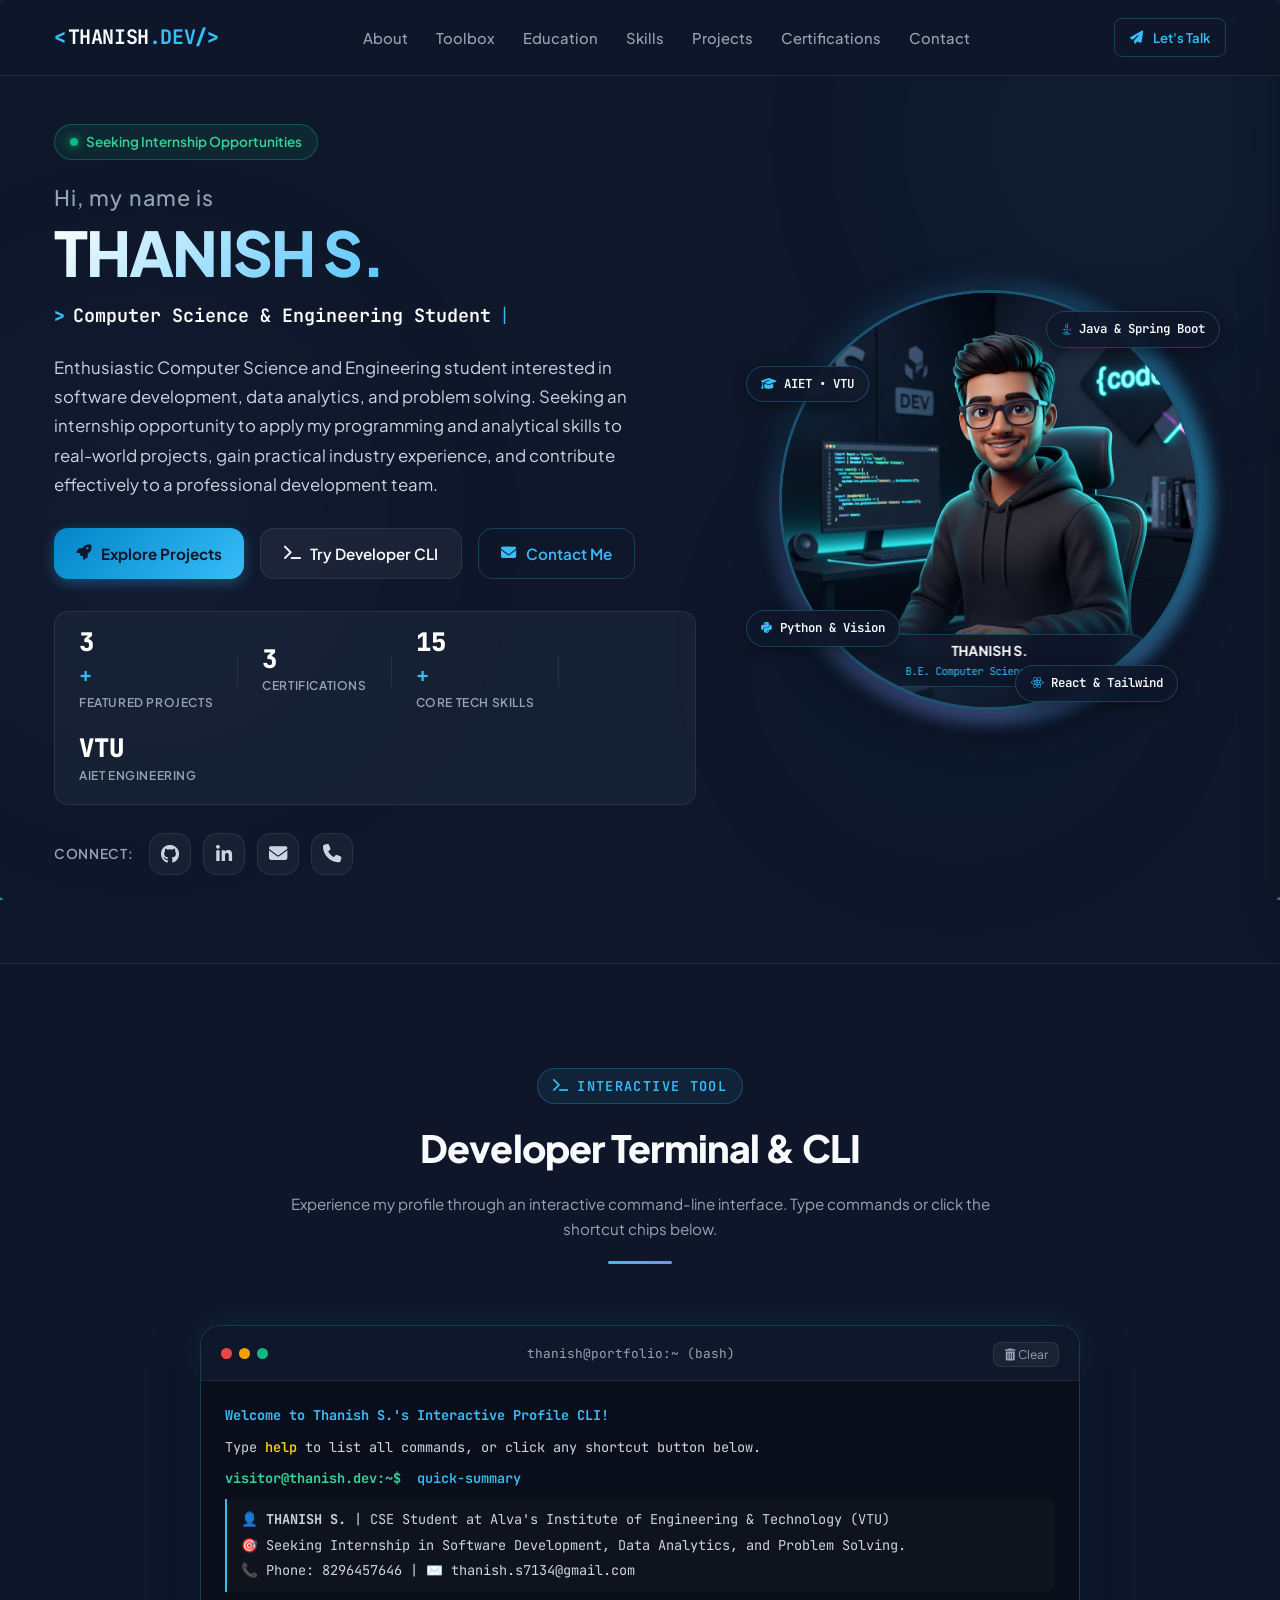
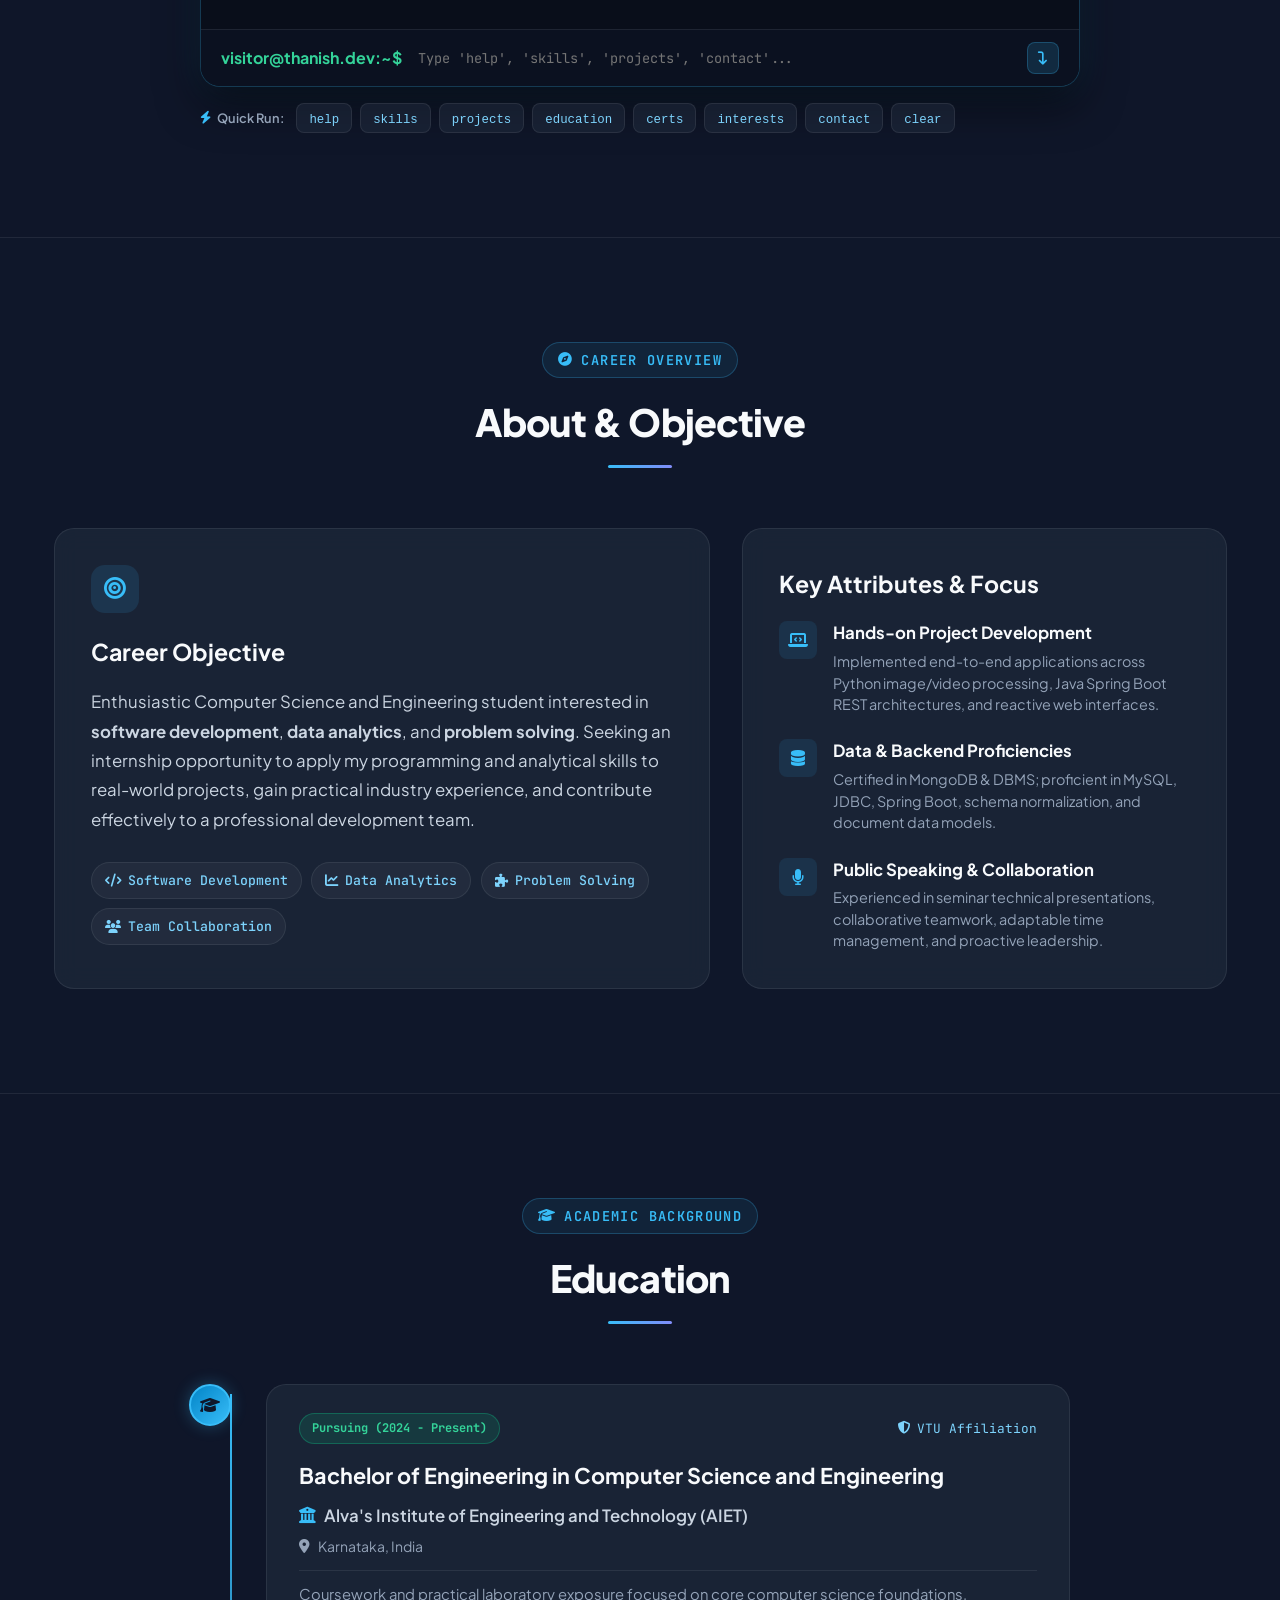
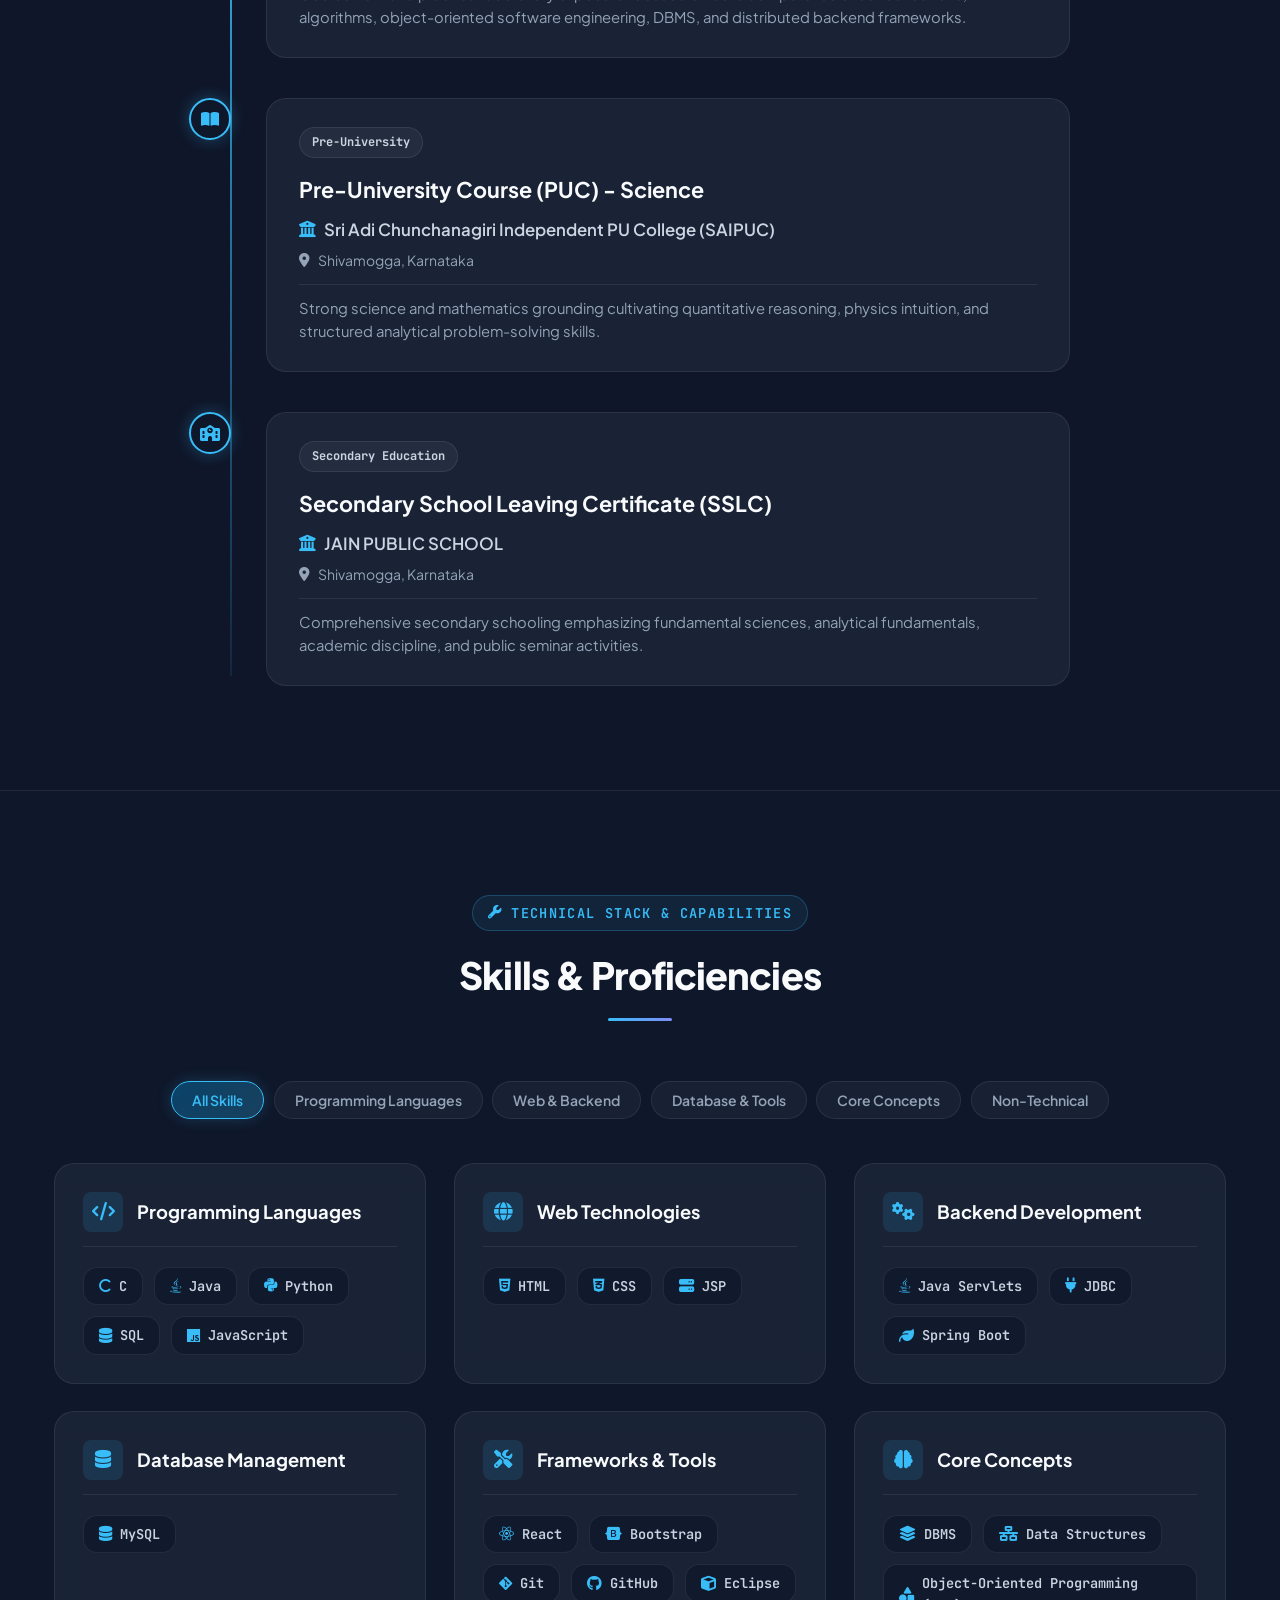
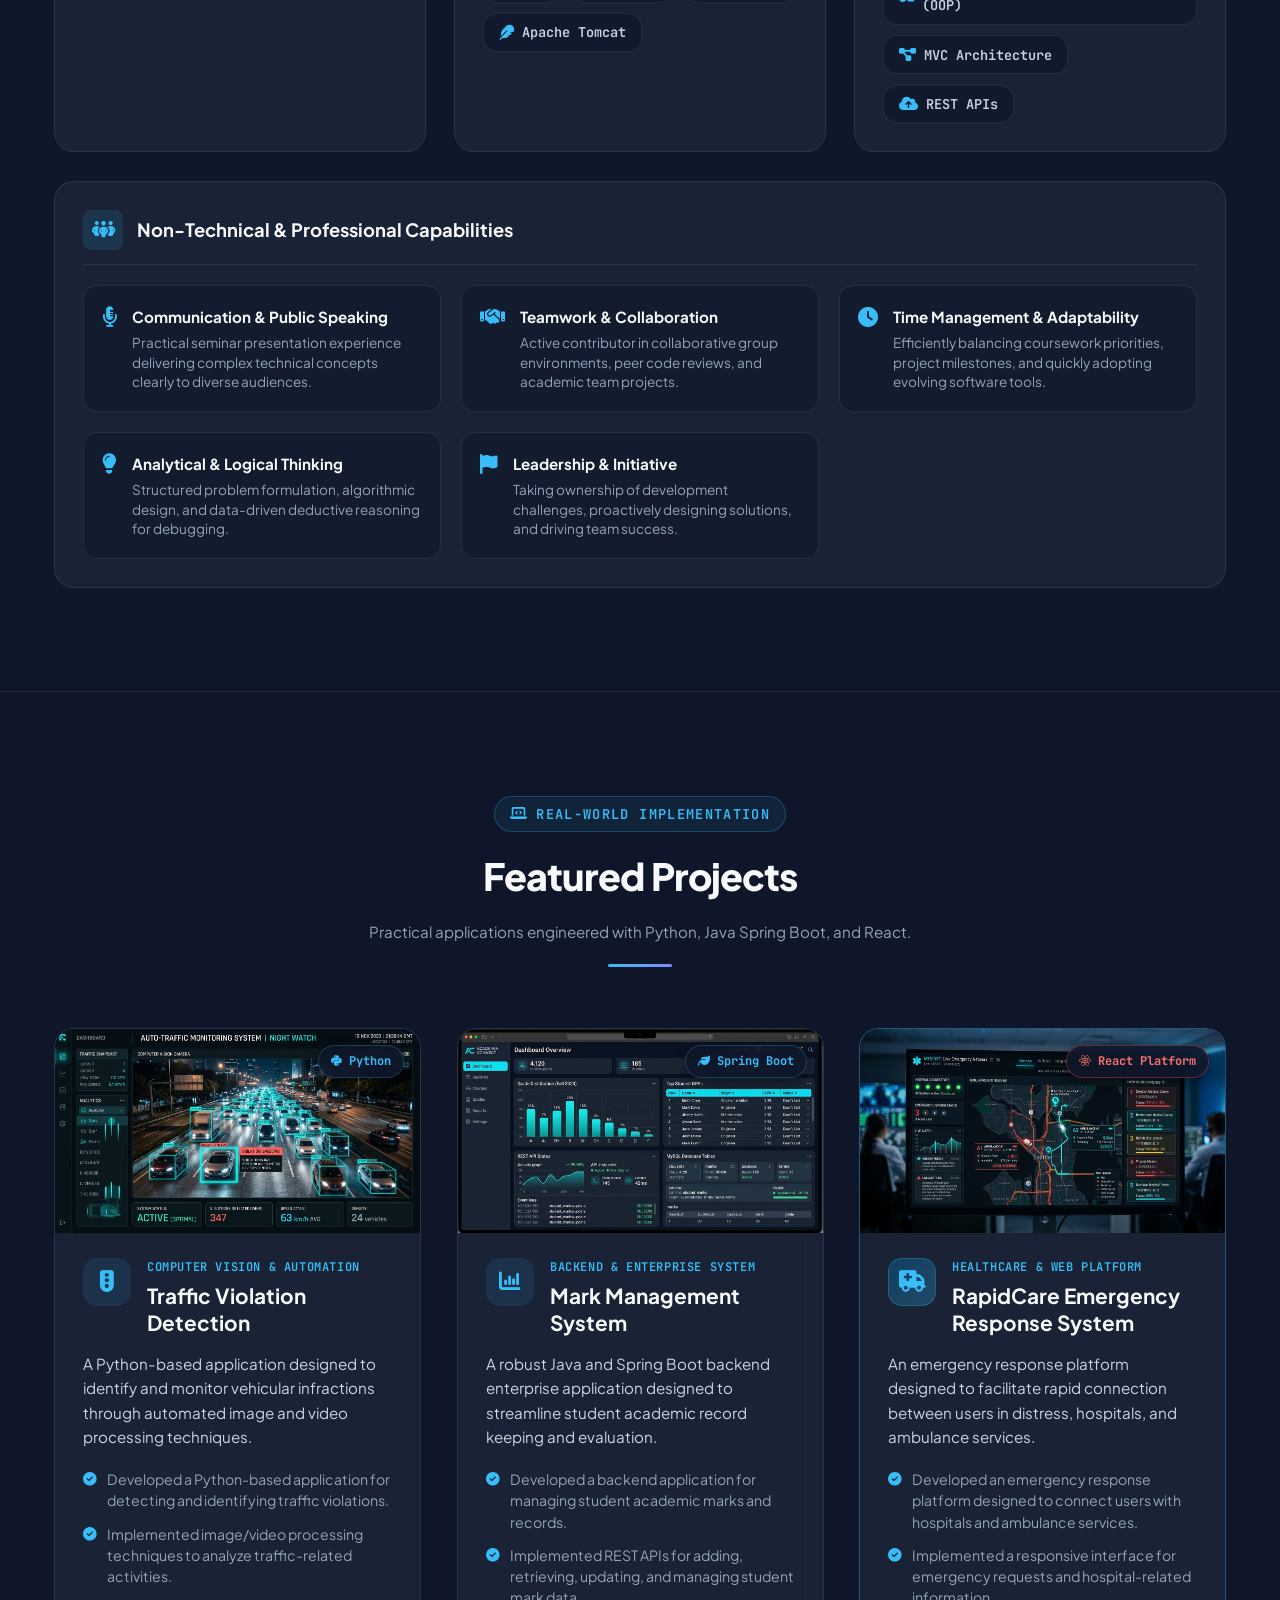
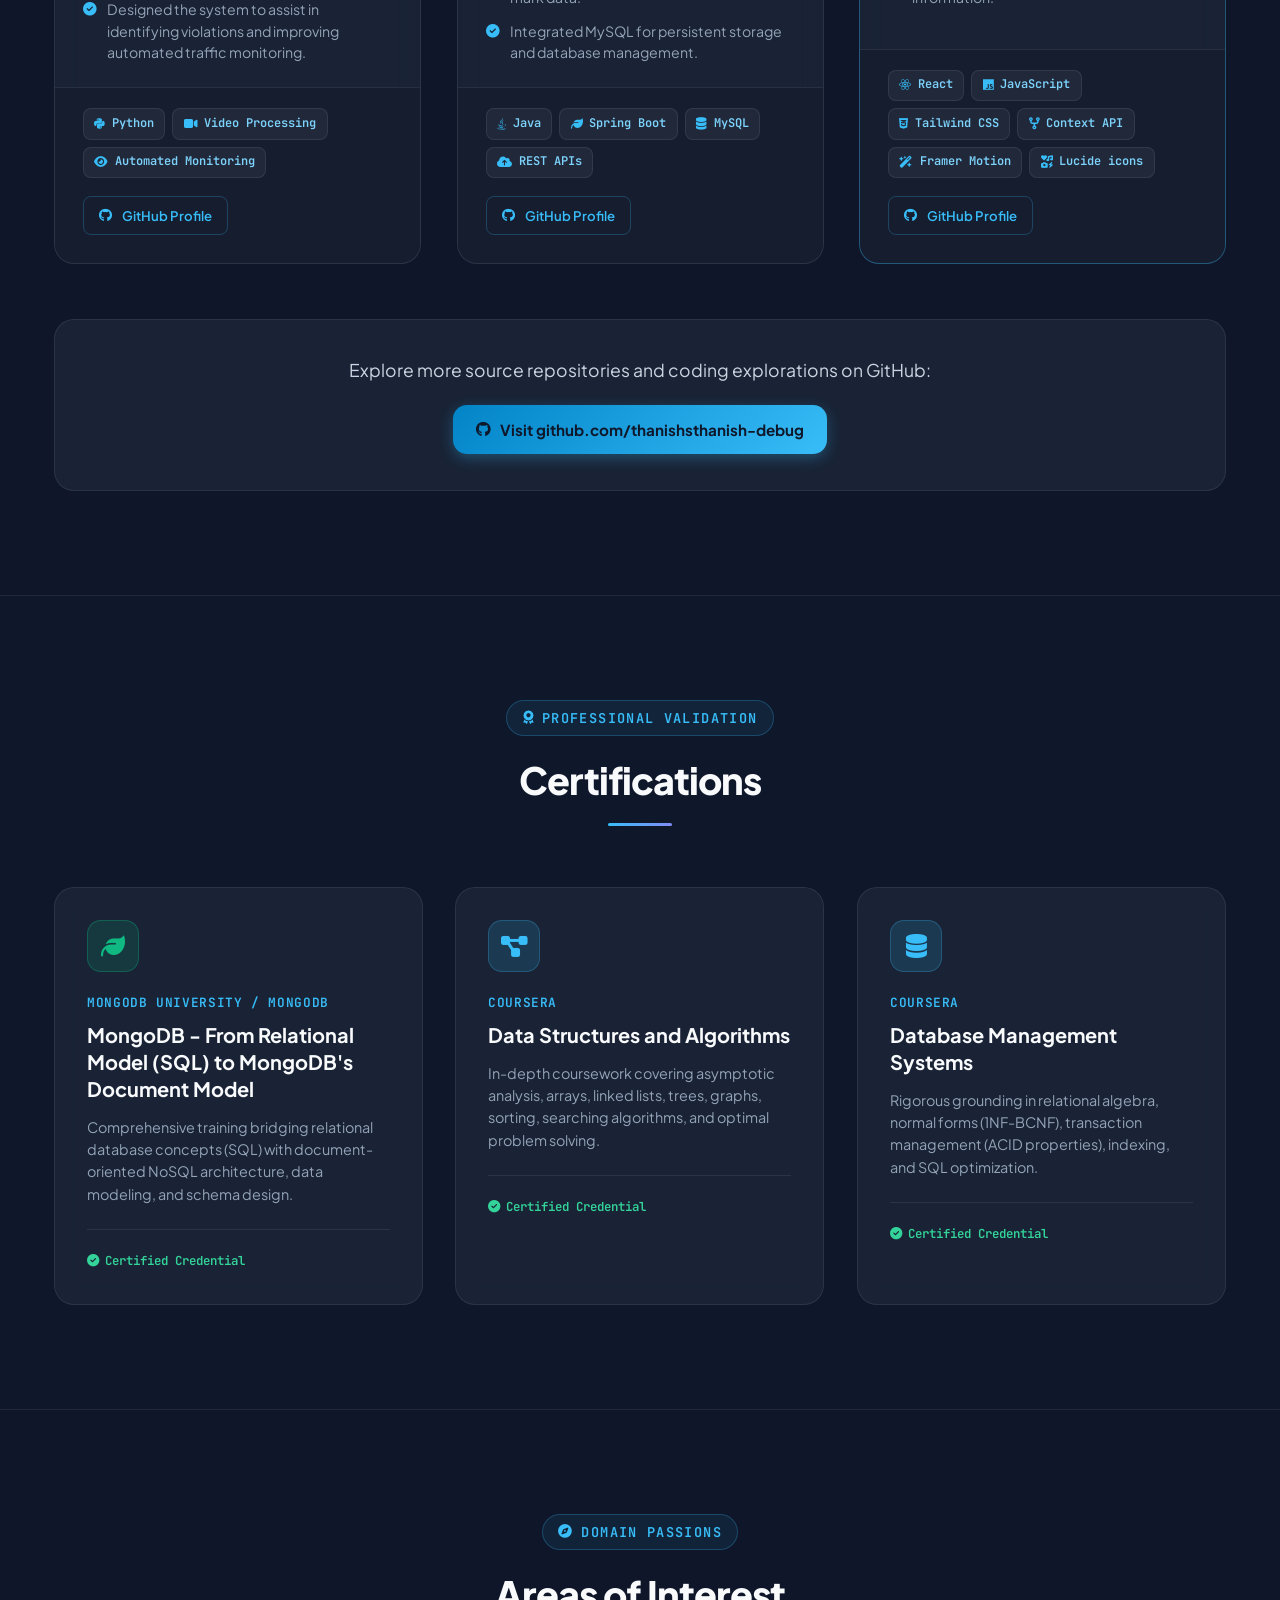
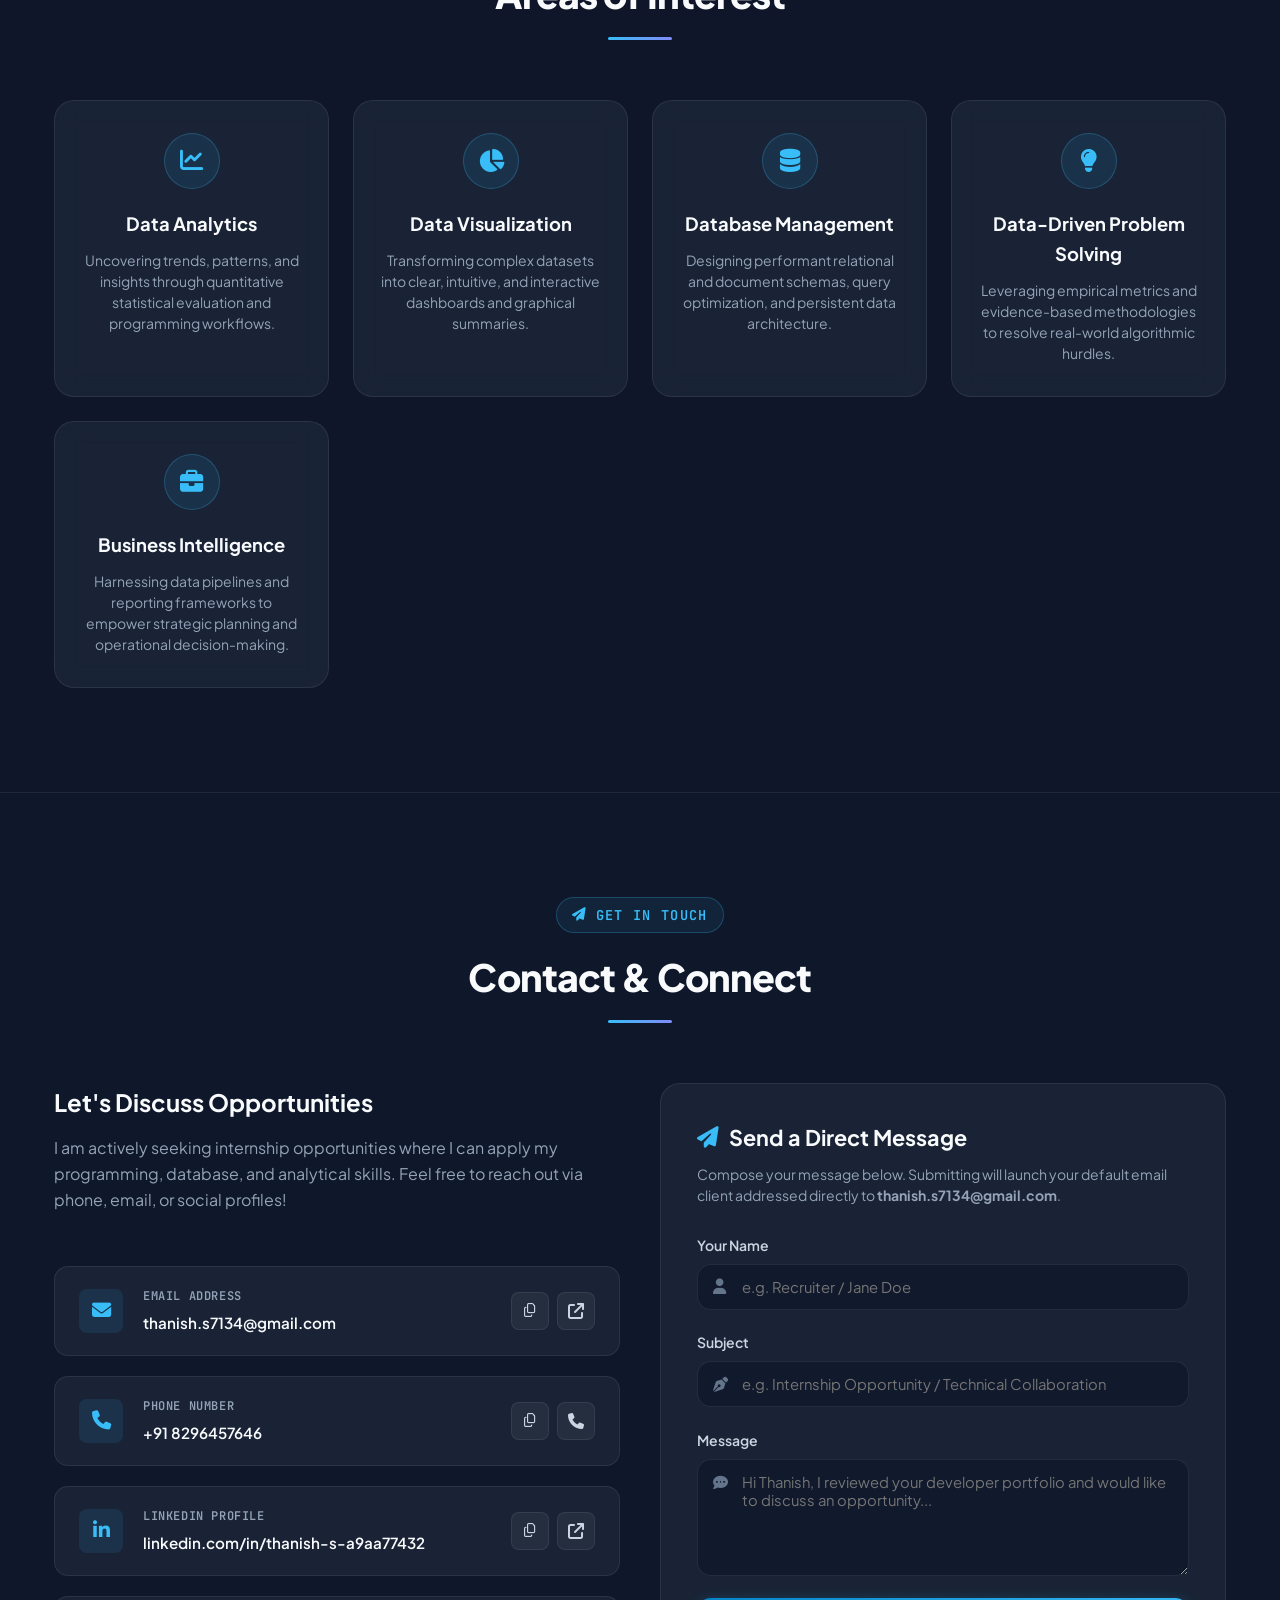
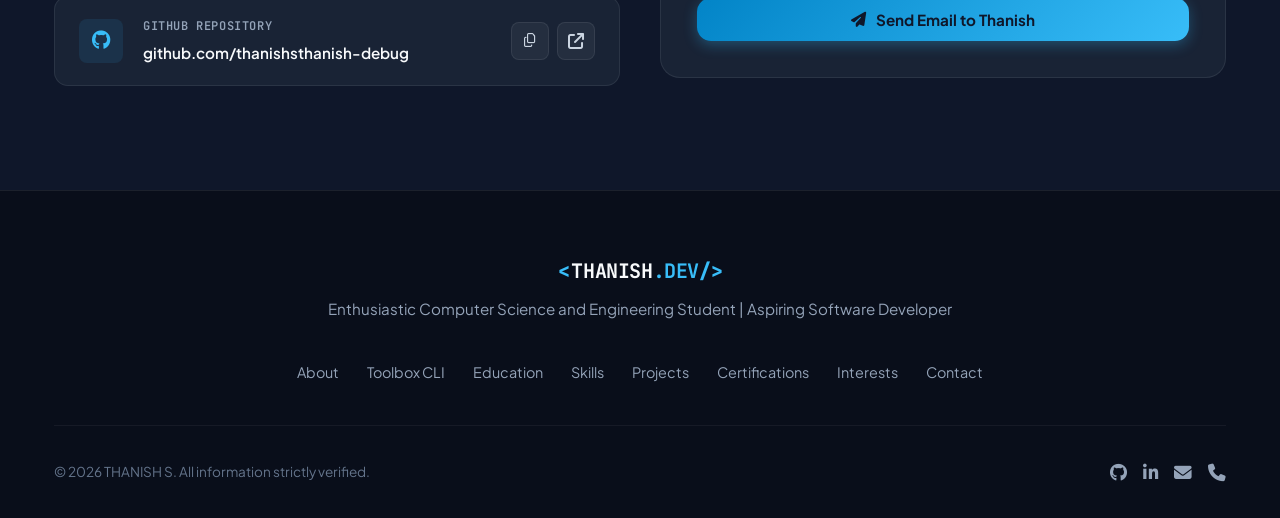
<file: index.html>
<!DOCTYPE html>
<html lang="en">
<head>
  <meta charset="UTF-8">
  <meta name="viewport" content="width=device-width, initial-scale=1.0">
  <meta name="description" content="Portfolio of THANISH S. - Computer Science and Engineering Student, Software Developer and Data Analytics Enthusiast.">
  <title>THANISH S. | Software Developer & CSE Engineer</title>
  
  <!-- Google Fonts: Plus Jakarta Sans & JetBrains Mono -->
  <link rel="preconnect" href="https://fonts.googleapis.com">
  <link rel="preconnect" href="https://fonts.gstatic.com" crossorigin>
  <link href="https://fonts.googleapis.com/css2?family=JetBrains+Mono:wght@400;500;600;700&family=Plus+Jakarta+Sans:wght@300;400;500;600;700;800&display=swap" rel="stylesheet">
  
  <!-- Font Awesome 6 Icons -->
  <link rel="stylesheet" href="https://cdnjs.cloudflare.com/ajax/libs/font-awesome/6.5.1/css/all.min.css" integrity="sha512-DTOQO9RWCH3ppGqcWaEA1BIZOC6xxalwEsw9c2QQeAIftl+Vegovlnee1c9QX4TctnWMn13TZye+giMm8e2LwA==" crossorigin="anonymous" referrerpolicy="no-referrer" />
  
  <!-- Custom Styles -->
  <link rel="stylesheet" href="styles.css">
</head>
<body>
  <!-- Interactive Particle Background Canvas (Animation 1) -->
  <canvas id="particle-canvas" class="particle-canvas"></canvas>

  <!-- Ambient Glow Gradients -->
  <div class="ambient-glow glow-1"></div>
  <div class="ambient-glow glow-2"></div>
  <div class="ambient-glow glow-3"></div>

  <!-- Toast Notification Container -->
  <div id="toast-container" class="toast-container" aria-live="polite"></div>

  <!-- Navigation Bar -->
  <header class="navbar" id="navbar">
    <div class="nav-container">
      <a href="#hero" class="nav-logo" aria-label="Home">
        <span class="logo-bracket">&lt;</span>
        <span class="logo-text">THANISH</span>
        <span class="logo-accent">.DEV</span>
        <span class="logo-bracket">/&gt;</span>
      </a>

      <!-- Desktop Nav Menu -->
      <nav class="nav-menu" id="nav-menu">
        <ul class="nav-list">
          <li class="nav-item"><a href="#about" class="nav-link">About</a></li>
          <li class="nav-item"><a href="#toolbox" class="nav-link">Toolbox</a></li>
          <li class="nav-item"><a href="#education" class="nav-link">Education</a></li>
          <li class="nav-item"><a href="#skills" class="nav-link">Skills</a></li>
          <li class="nav-item"><a href="#projects" class="nav-link">Projects</a></li>
          <li class="nav-item"><a href="#certifications" class="nav-link">Certifications</a></li>
          <li class="nav-item"><a href="#contact" class="nav-link">Contact</a></li>
        </ul>
      </nav>

      <!-- Nav CTA Button & Mobile Toggle -->
      <div class="nav-actions">
        <a href="#contact" class="btn btn-outline-accent btn-sm nav-cta">
          <i class="fa-solid fa-paper-plane"></i> Let's Talk
        </a>
        <button class="mobile-toggle" id="mobile-toggle" aria-label="Toggle navigation menu" aria-expanded="false">
          <span class="hamburger-bar"></span>
          <span class="hamburger-bar"></span>
          <span class="hamburger-bar"></span>
        </button>
      </div>
    </div>
  </header>

  <!-- Mobile Drawer Menu -->
  <div class="mobile-drawer" id="mobile-drawer">
    <div class="drawer-header">
      <div class="nav-logo">
        <span class="logo-bracket">&lt;</span>
        <span class="logo-text">THANISH</span>
        <span class="logo-accent">.DEV</span>
        <span class="logo-bracket">/&gt;</span>
      </div>
      <button class="drawer-close" id="drawer-close" aria-label="Close navigation menu">
        <i class="fa-solid fa-xmark"></i>
      </button>
    </div>
    <ul class="drawer-list">
      <li><a href="#about" class="drawer-link"><i class="fa-solid fa-user-astronaut"></i> About</a></li>
      <li><a href="#toolbox" class="drawer-link"><i class="fa-solid fa-terminal"></i> Interactive CLI</a></li>
      <li><a href="#education" class="drawer-link"><i class="fa-solid fa-graduation-cap"></i> Education</a></li>
      <li><a href="#skills" class="drawer-link"><i class="fa-solid fa-code"></i> Skills</a></li>
      <li><a href="#projects" class="drawer-link"><i class="fa-solid fa-laptop-code"></i> Projects</a></li>
      <li><a href="#certifications" class="drawer-link"><i class="fa-solid fa-certificate"></i> Certifications</a></li>
      <li><a href="#interests" class="drawer-link"><i class="fa-solid fa-chart-pie"></i> Interests</a></li>
      <li><a href="#contact" class="drawer-link"><i class="fa-solid fa-envelope"></i> Contact</a></li>
    </ul>
    <div class="drawer-footer">
      <a href="mailto:thanish.s7134@gmail.com" class="btn btn-primary btn-full">
        <i class="fa-solid fa-envelope"></i> thanish.s7134@gmail.com
      </a>
    </div>
  </div>
  <div class="drawer-overlay" id="drawer-overlay"></div>

  <main>
    <!-- HERO SECTION -->
    <section class="hero-section" id="hero">
      <div class="container hero-container">
        <div class="hero-content reveal-on-scroll">
          <!-- Status Pill -->
          <div class="status-pill">
            <span class="status-dot"></span>
            <span class="status-text">Seeking Internship Opportunities</span>
          </div>

          <h1 class="hero-title">
            <span class="hero-greeting">Hi, my name is</span>
            <span class="gradient-text hero-name">THANISH S.</span>
          </h1>

          <!-- Dynamic Typing Role (Animation 3) -->
          <div class="hero-typewriter-wrap">
            <span class="typewriter-prefix">&gt;</span>
            <span class="typewriter-text" id="typewriter-text"></span>
            <span class="typewriter-cursor">|</span>
          </div>

          <p class="hero-description">
            Enthusiastic Computer Science and Engineering student interested in software development, data analytics, and problem solving. Seeking an internship opportunity to apply my programming and analytical skills to real-world projects, gain practical industry experience, and contribute effectively to a professional development team.
          </p>

          <!-- Interactive Action Buttons -->
          <div class="hero-actions">
            <a href="#projects" class="btn btn-primary btn-glow">
              <i class="fa-solid fa-rocket"></i> Explore Projects
            </a>
            <a href="#toolbox" class="btn btn-secondary">
              <i class="fa-solid fa-terminal"></i> Try Developer CLI
            </a>
            <a href="#contact" class="btn btn-outline-accent">
              <i class="fa-solid fa-envelope"></i> Contact Me
            </a>
          </div>

          <!-- Hero Metrics Strip (Animation 6: Counter) -->
          <div class="hero-metrics">
            <div class="metric-item">
              <span class="metric-number" data-target="3">0</span><span class="metric-plus">+</span>
              <span class="metric-label">Featured Projects</span>
            </div>
            <div class="metric-divider"></div>
            <div class="metric-item">
              <span class="metric-number" data-target="3">0</span>
              <span class="metric-label">Certifications</span>
            </div>
            <div class="metric-divider"></div>
            <div class="metric-item">
              <span class="metric-number" data-target="15">0</span><span class="metric-plus">+</span>
              <span class="metric-label">Core Tech Skills</span>
            </div>
            <div class="metric-divider"></div>
            <div class="metric-item">
              <span class="metric-static">VTU</span>
              <span class="metric-label">AIET Engineering</span>
            </div>
          </div>

          <!-- Hero Direct Social Bar -->
          <div class="hero-social-strip">
            <span class="social-label">Connect:</span>
            <a href="https://github.com/thanishsthanish-debug" target="_blank" rel="noopener noreferrer" class="social-icon-btn" title="GitHub Profile" aria-label="GitHub">
              <i class="fa-brands fa-github"></i>
            </a>
            <a href="https://linkedin.com/in/thanish-s-a9aa77432" target="_blank" rel="noopener noreferrer" class="social-icon-btn" title="LinkedIn Profile" aria-label="LinkedIn">
              <i class="fa-brands fa-linkedin-in"></i>
            </a>
            <a href="mailto:thanish.s7134@gmail.com" class="social-icon-btn" title="Send Email" aria-label="Email">
              <i class="fa-solid fa-envelope"></i>
            </a>
            <a href="tel:8296457646" class="social-icon-btn" title="Call Direct" aria-label="Phone">
              <i class="fa-solid fa-phone"></i>
            </a>
          </div>
        </div>

        <!-- HERO VISUAL: 3D Developer Avatar with Rotating Orbit Badges (Animation 2) -->
        <div class="hero-visual reveal-on-scroll">
          <div class="avatar-showcase-wrapper" id="avatar-card">
            <!-- Glowing Rotating Ring -->
            <div class="rotating-halo"></div>

            <!-- Avatar Container -->
            <div class="avatar-card">
              <img src="assets/images/developer_avatar.jpg" alt="THANISH S. Developer Avatar" class="avatar-img" width="460" height="460" loading="eager">
              <div class="avatar-overlay-gradient"></div>
              
              <div class="avatar-badge-caption">
                <span class="caption-name">THANISH S.</span>
                <span class="caption-role">B.E. Computer Science & Eng.</span>
              </div>
            </div>

            <!-- Floating Satellite Badges (Orbit Animation) -->
            <div class="orbit-chip orbit-chip-1" title="Spring Boot & Java">
              <i class="fa-brands fa-java text-accent"></i>
              <span>Java & Spring Boot</span>
            </div>

            <div class="orbit-chip orbit-chip-2" title="Python Computer Vision">
              <i class="fa-brands fa-python text-accent"></i>
              <span>Python & Vision</span>
            </div>

            <div class="orbit-chip orbit-chip-3" title="React & Modern Web">
              <i class="fa-brands fa-react text-accent"></i>
              <span>React & Tailwind</span>
            </div>

            <div class="orbit-chip orbit-chip-4" title="AIET VTU Student">
              <i class="fa-solid fa-graduation-cap text-accent"></i>
              <span>AIET • VTU</span>
            </div>
          </div>
        </div>
      </div>
    </section>

    <!-- INTERACTIVE DEVELOPER TOOLBOX & CLI (New Professional Tool) -->
    <section class="section bg-elevated" id="toolbox">
      <div class="container">
        <div class="section-header reveal-on-scroll">
          <span class="section-subtitle"><i class="fa-solid fa-terminal"></i> Interactive Tool</span>
          <h2 class="section-title">Developer Terminal & CLI</h2>
          <p class="section-desc">Experience my profile through an interactive command-line interface. Type commands or click the shortcut chips below.</p>
          <div class="section-divider"></div>
        </div>

        <div class="cli-container reveal-on-scroll">
          <!-- Terminal Window -->
          <div class="cli-window">
            <div class="cli-header">
              <div class="cli-dots">
                <span class="dot red"></span>
                <span class="dot yellow"></span>
                <span class="dot green"></span>
              </div>
              <div class="cli-title">thanish@portfolio:~ (bash)</div>
              <div class="cli-actions">
                <button class="cli-header-btn" onclick="clearTerminal()" title="Clear Terminal"><i class="fa-solid fa-trash-can"></i> Clear</button>
              </div>
            </div>

            <div class="cli-body" id="cli-body">
              <div class="cli-line intro-text">
                <span class="cli-highlight">Welcome to Thanish S.'s Interactive Profile CLI!</span>
              </div>
              <div class="cli-line text-muted">
                Type <span class="cli-cmd-hint">help</span> to list all commands, or click any shortcut button below.
              </div>
              <div class="cli-line">
                <span class="cli-prompt">visitor@thanish.dev:~$</span> <span class="cli-cmd-preview">quick-summary</span>
              </div>
              <div class="cli-response">
                <p>👤 <strong>THANISH S.</strong> | CSE Student at Alva's Institute of Engineering & Technology (VTU)</p>
                <p>🎯 Seeking Internship in Software Development, Data Analytics, and Problem Solving.</p>
                <p>📞 Phone: 8296457646 | ✉️ thanish.s7134@gmail.com</p>
              </div>
              <!-- Dynamic lines append here -->
            </div>

            <form class="cli-input-row" id="cli-form" onsubmit="handleCliCommand(event)">
              <span class="cli-prompt">visitor@thanish.dev:~$</span>
              <input type="text" id="cli-input" class="cli-input" placeholder="Type 'help', 'skills', 'projects', 'contact'..." autocomplete="off" spellcheck="false">
              <button type="submit" class="cli-submit-btn"><i class="fa-solid fa-arrow-turn-down"></i></button>
            </form>
          </div>

          <!-- Quick Command Chips -->
          <div class="cli-shortcuts">
            <span class="shortcuts-label"><i class="fa-solid fa-bolt text-accent"></i> Quick Run:</span>
            <button class="cli-chip" onclick="runShortcut('help')"><code>help</code></button>
            <button class="cli-chip" onclick="runShortcut('skills')"><code>skills</code></button>
            <button class="cli-chip" onclick="runShortcut('projects')"><code>projects</code></button>
            <button class="cli-chip" onclick="runShortcut('education')"><code>education</code></button>
            <button class="cli-chip" onclick="runShortcut('certs')"><code>certs</code></button>
            <button class="cli-chip" onclick="runShortcut('interests')"><code>interests</code></button>
            <button class="cli-chip" onclick="runShortcut('contact')"><code>contact</code></button>
            <button class="cli-chip" onclick="runShortcut('clear')"><code>clear</code></button>
          </div>
        </div>
      </div>
    </section>

    <!-- ABOUT & OBJECTIVE SECTION -->
    <section class="section" id="about">
      <div class="container">
        <div class="section-header reveal-on-scroll">
          <span class="section-subtitle"><i class="fa-solid fa-compass"></i> Career Overview</span>
          <h2 class="section-title">About & Objective</h2>
          <div class="section-divider"></div>
        </div>

        <div class="about-grid">
          <div class="about-card main-objective-card tilt-card reveal-on-scroll">
            <div class="card-icon-bubble">
              <i class="fa-solid fa-bullseye"></i>
            </div>
            <h3>Career Objective</h3>
            <p class="objective-text">
              Enthusiastic Computer Science and Engineering student interested in <strong>software development</strong>, <strong>data analytics</strong>, and <strong>problem solving</strong>. Seeking an internship opportunity to apply my programming and analytical skills to real-world projects, gain practical industry experience, and contribute effectively to a professional development team.
            </p>
            <div class="objective-tags">
              <span class="tag"><i class="fa-solid fa-code"></i> Software Development</span>
              <span class="tag"><i class="fa-solid fa-chart-line"></i> Data Analytics</span>
              <span class="tag"><i class="fa-solid fa-puzzle-piece"></i> Problem Solving</span>
              <span class="tag"><i class="fa-solid fa-users"></i> Team Collaboration</span>
            </div>
          </div>

          <div class="about-card key-highlights-card tilt-card reveal-on-scroll">
            <h3>Key Attributes & Focus</h3>
            <ul class="highlights-list">
              <li>
                <div class="hl-icon"><i class="fa-solid fa-laptop-code"></i></div>
                <div>
                  <strong>Hands-on Project Development</strong>
                  <p>Implemented end-to-end applications across Python image/video processing, Java Spring Boot REST architectures, and reactive web interfaces.</p>
                </div>
              </li>
              <li>
                <div class="hl-icon"><i class="fa-solid fa-database"></i></div>
                <div>
                  <strong>Data & Backend Proficiencies</strong>
                  <p>Certified in MongoDB & DBMS; proficient in MySQL, JDBC, Spring Boot, schema normalization, and document data models.</p>
                </div>
              </li>
              <li>
                <div class="hl-icon"><i class="fa-solid fa-microphone"></i></div>
                <div>
                  <strong>Public Speaking & Collaboration</strong>
                  <p>Experienced in seminar technical presentations, collaborative teamwork, adaptable time management, and proactive leadership.</p>
                </div>
              </li>
            </ul>
          </div>
        </div>
      </div>
    </section>

    <!-- EDUCATION SECTION -->
    <section class="section bg-elevated" id="education">
      <div class="container">
        <div class="section-header reveal-on-scroll">
          <span class="section-subtitle"><i class="fa-solid fa-graduation-cap"></i> Academic Background</span>
          <h2 class="section-title">Education</h2>
          <div class="section-divider"></div>
        </div>

        <div class="timeline">
          <!-- Timeline Item 1 -->
          <div class="timeline-item reveal-on-scroll">
            <div class="timeline-dot current">
              <i class="fa-solid fa-graduation-cap"></i>
            </div>
            <div class="timeline-card tilt-card">
              <div class="timeline-card-header">
                <span class="education-badge pursuing">Pursuing (2024 - Present)</span>
                <span class="education-affiliation"><i class="fa-solid fa-shield-halved"></i> VTU Affiliation</span>
              </div>
              <h3 class="education-degree">Bachelor of Engineering in Computer Science and Engineering</h3>
              <div class="education-institution">
                <i class="fa-solid fa-building-columns text-accent"></i>
                <span>Alva's Institute of Engineering and Technology (AIET)</span>
              </div>
              <div class="education-location">
                <i class="fa-solid fa-location-dot"></i>
                <span>Karnataka, India</span>
              </div>
              <p class="education-notes">
                Coursework and practical laboratory exposure focused on core computer science foundations, algorithms, object-oriented software engineering, DBMS, and distributed backend frameworks.
              </p>
            </div>
          </div>

          <!-- Timeline Item 2 -->
          <div class="timeline-item reveal-on-scroll">
            <div class="timeline-dot">
              <i class="fa-solid fa-book-open"></i>
            </div>
            <div class="timeline-card tilt-card">
              <div class="timeline-card-header">
                <span class="education-badge">Pre-University</span>
              </div>
              <h3 class="education-degree">Pre-University Course (PUC) - Science</h3>
              <div class="education-institution">
                <i class="fa-solid fa-building-columns text-accent"></i>
                <span>Sri Adi Chunchanagiri Independent PU College (SAIPUC)</span>
              </div>
              <div class="education-location">
                <i class="fa-solid fa-location-dot"></i>
                <span>Shivamogga, Karnataka</span>
              </div>
              <p class="education-notes">
                Strong science and mathematics grounding cultivating quantitative reasoning, physics intuition, and structured analytical problem-solving skills.
              </p>
            </div>
          </div>

          <!-- Timeline Item 3 -->
          <div class="timeline-item reveal-on-scroll">
            <div class="timeline-dot">
              <i class="fa-solid fa-school"></i>
            </div>
            <div class="timeline-card tilt-card">
              <div class="timeline-card-header">
                <span class="education-badge">Secondary Education</span>
              </div>
              <h3 class="education-degree">Secondary School Leaving Certificate (SSLC)</h3>
              <div class="education-institution">
                <i class="fa-solid fa-building-columns text-accent"></i>
                <span>JAIN PUBLIC SCHOOL</span>
              </div>
              <div class="education-location">
                <i class="fa-solid fa-location-dot"></i>
                <span>Shivamogga, Karnataka</span>
              </div>
              <p class="education-notes">
                Comprehensive secondary schooling emphasizing fundamental sciences, analytical fundamentals, academic discipline, and public seminar activities.
              </p>
            </div>
          </div>
        </div>
      </div>
    </section>

    <!-- SKILLS SECTION -->
    <section class="section" id="skills">
      <div class="container">
        <div class="section-header reveal-on-scroll">
          <span class="section-subtitle"><i class="fa-solid fa-wrench"></i> Technical Stack & Capabilities</span>
          <h2 class="section-title">Skills & Proficiencies</h2>
          <div class="section-divider"></div>
        </div>

        <!-- Filter Buttons -->
        <div class="skills-filter-container reveal-on-scroll">
          <button class="filter-btn active" data-filter="all">All Skills</button>
          <button class="filter-btn" data-filter="languages">Programming Languages</button>
          <button class="filter-btn" data-filter="web-backend">Web & Backend</button>
          <button class="filter-btn" data-filter="database-tools">Database & Tools</button>
          <button class="filter-btn" data-filter="concepts">Core Concepts</button>
          <button class="filter-btn" data-filter="non-tech">Non-Technical</button>
        </div>

        <!-- Skills Cards Grid with Spotlight Effect -->
        <div class="skills-grid">
          <!-- Card 1: Programming Languages -->
          <div class="skill-category-card tilt-card reveal-on-scroll" data-category="languages">
            <div class="skill-card-top">
              <div class="skill-cat-icon"><i class="fa-solid fa-code"></i></div>
              <h3>Programming Languages</h3>
            </div>
            <div class="tags-cluster">
              <span class="skill-pill"><i class="fa-brands fa-c"></i> C</span>
              <span class="skill-pill"><i class="fa-brands fa-java"></i> Java</span>
              <span class="skill-pill"><i class="fa-brands fa-python"></i> Python</span>
              <span class="skill-pill"><i class="fa-solid fa-database"></i> SQL</span>
              <span class="skill-pill"><i class="fa-brands fa-js"></i> JavaScript</span>
            </div>
          </div>

          <!-- Card 2: Web Technologies -->
          <div class="skill-category-card tilt-card reveal-on-scroll" data-category="web-backend">
            <div class="skill-card-top">
              <div class="skill-cat-icon"><i class="fa-solid fa-globe"></i></div>
              <h3>Web Technologies</h3>
            </div>
            <div class="tags-cluster">
              <span class="skill-pill"><i class="fa-brands fa-html5"></i> HTML</span>
              <span class="skill-pill"><i class="fa-brands fa-css3-alt"></i> CSS</span>
              <span class="skill-pill"><i class="fa-solid fa-server"></i> JSP</span>
            </div>
          </div>

          <!-- Card 3: Backend Development -->
          <div class="skill-category-card tilt-card reveal-on-scroll" data-category="web-backend">
            <div class="skill-card-top">
              <div class="skill-cat-icon"><i class="fa-solid fa-gears"></i></div>
              <h3>Backend Development</h3>
            </div>
            <div class="tags-cluster">
              <span class="skill-pill"><i class="fa-brands fa-java"></i> Java Servlets</span>
              <span class="skill-pill"><i class="fa-solid fa-plug"></i> JDBC</span>
              <span class="skill-pill"><i class="fa-solid fa-leaf"></i> Spring Boot</span>
            </div>
          </div>

          <!-- Card 4: Database Management -->
          <div class="skill-category-card tilt-card reveal-on-scroll" data-category="database-tools">
            <div class="skill-card-top">
              <div class="skill-cat-icon"><i class="fa-solid fa-database"></i></div>
              <h3>Database Management</h3>
            </div>
            <div class="tags-cluster">
              <span class="skill-pill"><i class="fa-solid fa-database"></i> MySQL</span>
            </div>
          </div>

          <!-- Card 5: Frameworks & Developer Tools -->
          <div class="skill-category-card tilt-card reveal-on-scroll" data-category="database-tools">
            <div class="skill-card-top">
              <div class="skill-cat-icon"><i class="fa-solid fa-screwdriver-wrench"></i></div>
              <h3>Frameworks & Tools</h3>
            </div>
            <div class="tags-cluster">
              <span class="skill-pill"><i class="fa-brands fa-react"></i> React</span>
              <span class="skill-pill"><i class="fa-brands fa-bootstrap"></i> Bootstrap</span>
              <span class="skill-pill"><i class="fa-brands fa-git-alt"></i> Git</span>
              <span class="skill-pill"><i class="fa-brands fa-github"></i> GitHub</span>
              <span class="skill-pill"><i class="fa-solid fa-cube"></i> Eclipse</span>
              <span class="skill-pill"><i class="fa-solid fa-feather"></i> Apache Tomcat</span>
            </div>
          </div>

          <!-- Card 6: Core Concepts -->
          <div class="skill-category-card tilt-card reveal-on-scroll" data-category="concepts">
            <div class="skill-card-top">
              <div class="skill-cat-icon"><i class="fa-solid fa-brain"></i></div>
              <h3>Core Concepts</h3>
            </div>
            <div class="tags-cluster">
              <span class="skill-pill"><i class="fa-solid fa-layer-group"></i> DBMS</span>
              <span class="skill-pill"><i class="fa-solid fa-network-wired"></i> Data Structures</span>
              <span class="skill-pill"><i class="fa-solid fa-shapes"></i> Object-Oriented Programming (OOP)</span>
              <span class="skill-pill"><i class="fa-solid fa-diagram-project"></i> MVC Architecture</span>
              <span class="skill-pill"><i class="fa-solid fa-cloud-arrow-up"></i> REST APIs</span>
            </div>
          </div>

          <!-- Card 7: Non-Technical Skills -->
          <div class="skill-category-card span-full-width tilt-card reveal-on-scroll" data-category="non-tech">
            <div class="skill-card-top">
              <div class="skill-cat-icon"><i class="fa-solid fa-people-group"></i></div>
              <h3>Non-Technical & Professional Capabilities</h3>
            </div>
            <div class="non-tech-grid">
              <div class="non-tech-item">
                <i class="fa-solid fa-microphone-lines text-accent"></i>
                <div>
                  <strong>Communication & Public Speaking</strong>
                  <p>Practical seminar presentation experience delivering complex technical concepts clearly to diverse audiences.</p>
                </div>
              </div>
              <div class="non-tech-item">
                <i class="fa-solid fa-handshake text-accent"></i>
                <div>
                  <strong>Teamwork & Collaboration</strong>
                  <p>Active contributor in collaborative group environments, peer code reviews, and academic team projects.</p>
                </div>
              </div>
              <div class="non-tech-item">
                <i class="fa-solid fa-clock text-accent"></i>
                <div>
                  <strong>Time Management & Adaptability</strong>
                  <p>Efficiently balancing coursework priorities, project milestones, and quickly adopting evolving software tools.</p>
                </div>
              </div>
              <div class="non-tech-item">
                <i class="fa-solid fa-lightbulb text-accent"></i>
                <div>
                  <strong>Analytical & Logical Thinking</strong>
                  <p>Structured problem formulation, algorithmic design, and data-driven deductive reasoning for debugging.</p>
                </div>
              </div>
              <div class="non-tech-item">
                <i class="fa-solid fa-flag text-accent"></i>
                <div>
                  <strong>Leadership & Initiative</strong>
                  <p>Taking ownership of development challenges, proactively designing solutions, and driving team success.</p>
                </div>
              </div>
            </div>
          </div>
        </div>
      </div>
    </section>

    <!-- FEATURED PROJECTS WITH REAL UI PREVIEWS & 3D TILT (Animation 4) -->
    <section class="section bg-elevated" id="projects">
      <div class="container">
        <div class="section-header reveal-on-scroll">
          <span class="section-subtitle"><i class="fa-solid fa-laptop-code"></i> Real-World Implementation</span>
          <h2 class="section-title">Featured Projects</h2>
          <p class="section-desc">Practical applications engineered with Python, Java Spring Boot, and React.</p>
          <div class="section-divider"></div>
        </div>

        <div class="projects-grid">
          <!-- Project 1: Traffic Violation Detection -->
          <article class="project-card tilt-card reveal-on-scroll">
            <div class="project-media-wrap">
              <img src="assets/images/traffic_preview.jpg" alt="Traffic Violation Detection System Interface Preview" class="project-img" width="640" height="360" loading="lazy">
              <div class="project-media-badge">
                <i class="fa-brands fa-python"></i> Python
              </div>
            </div>

            <div class="project-card-header">
              <div class="project-icon-box">
                <i class="fa-solid fa-traffic-light"></i>
              </div>
              <div class="project-meta">
                <span class="project-category">Computer Vision & Automation</span>
                <h3 class="project-title">Traffic Violation Detection</h3>
              </div>
            </div>

            <div class="project-body">
              <p class="project-summary">
                A Python-based application designed to identify and monitor vehicular infractions through automated image and video processing techniques.
              </p>
              
              <ul class="project-features">
                <li>
                  <i class="fa-solid fa-circle-check text-accent"></i>
                  <span>Developed a Python-based application for detecting and identifying traffic violations.</span>
                </li>
                <li>
                  <i class="fa-solid fa-circle-check text-accent"></i>
                  <span>Implemented image/video processing techniques to analyze traffic-related activities.</span>
                </li>
                <li>
                  <i class="fa-solid fa-circle-check text-accent"></i>
                  <span>Designed the system to assist in identifying violations and improving automated traffic monitoring.</span>
                </li>
              </ul>
            </div>

            <div class="project-card-footer">
              <div class="project-tags">
                <span class="tag-badge"><i class="fa-brands fa-python"></i> Python</span>
                <span class="tag-badge"><i class="fa-solid fa-video"></i> Video Processing</span>
                <span class="tag-badge"><i class="fa-solid fa-eye"></i> Automated Monitoring</span>
              </div>
              <div class="project-links">
                <a href="https://github.com/thanishsthanish-debug" target="_blank" rel="noopener noreferrer" class="btn btn-outline-accent btn-sm" title="View Author's GitHub">
                  <i class="fa-brands fa-github"></i> GitHub Profile
                </a>
              </div>
            </div>
          </article>

          <!-- Project 2: Mark Management System -->
          <article class="project-card tilt-card reveal-on-scroll">
            <div class="project-media-wrap">
              <img src="assets/images/mark_management_preview.jpg" alt="Mark Management System Enterprise Interface Preview" class="project-img" width="640" height="360" loading="lazy">
              <div class="project-media-badge">
                <i class="fa-solid fa-leaf"></i> Spring Boot
              </div>
            </div>

            <div class="project-card-header">
              <div class="project-icon-box">
                <i class="fa-solid fa-chart-column"></i>
              </div>
              <div class="project-meta">
                <span class="project-category">Backend & Enterprise System</span>
                <h3 class="project-title">Mark Management System</h3>
              </div>
            </div>

            <div class="project-body">
              <p class="project-summary">
                A robust Java and Spring Boot backend enterprise application designed to streamline student academic record keeping and evaluation.
              </p>
              
              <ul class="project-features">
                <li>
                  <i class="fa-solid fa-circle-check text-accent"></i>
                  <span>Developed a backend application for managing student academic marks and records.</span>
                </li>
                <li>
                  <i class="fa-solid fa-circle-check text-accent"></i>
                  <span>Implemented REST APIs for adding, retrieving, updating, and managing student mark data.</span>
                </li>
                <li>
                  <i class="fa-solid fa-circle-check text-accent"></i>
                  <span>Integrated MySQL for persistent storage and database management.</span>
                </li>
              </ul>
            </div>

            <div class="project-card-footer">
              <div class="project-tags">
                <span class="tag-badge"><i class="fa-brands fa-java"></i> Java</span>
                <span class="tag-badge"><i class="fa-solid fa-leaf"></i> Spring Boot</span>
                <span class="tag-badge"><i class="fa-solid fa-database"></i> MySQL</span>
                <span class="tag-badge"><i class="fa-solid fa-cloud-arrow-up"></i> REST APIs</span>
              </div>
              <div class="project-links">
                <a href="https://github.com/thanishsthanish-debug" target="_blank" rel="noopener noreferrer" class="btn btn-outline-accent btn-sm" title="View Author's GitHub">
                  <i class="fa-brands fa-github"></i> GitHub Profile
                </a>
              </div>
            </div>
          </article>

          <!-- Project 3: RapidCare Emergency Response System -->
          <article class="project-card highlight-border tilt-card reveal-on-scroll">
            <div class="project-media-wrap">
              <img src="assets/images/rapidcare_preview.jpg" alt="RapidCare Emergency Response System Web Application Preview" class="project-img" width="640" height="360" loading="lazy">
              <div class="project-media-badge emergency">
                <i class="fa-brands fa-react"></i> React Platform
              </div>
            </div>

            <div class="project-card-header">
              <div class="project-icon-box accent-box">
                <i class="fa-solid fa-truck-medical"></i>
              </div>
              <div class="project-meta">
                <span class="project-category">Healthcare & Web Platform</span>
                <h3 class="project-title">RapidCare Emergency Response System</h3>
              </div>
            </div>

            <div class="project-body">
              <p class="project-summary">
                An emergency response platform designed to facilitate rapid connection between users in distress, hospitals, and ambulance services.
              </p>
              
              <ul class="project-features">
                <li>
                  <i class="fa-solid fa-circle-check text-accent"></i>
                  <span>Developed an emergency response platform designed to connect users with hospitals and ambulance services.</span>
                </li>
                <li>
                  <i class="fa-solid fa-circle-check text-accent"></i>
                  <span>Implemented a responsive interface for emergency requests and hospital-related information.</span>
                </li>
              </ul>
            </div>

            <div class="project-card-footer">
              <div class="project-tags">
                <span class="tag-badge"><i class="fa-brands fa-react"></i> React</span>
                <span class="tag-badge"><i class="fa-brands fa-js"></i> JavaScript</span>
                <span class="tag-badge"><i class="fa-brands fa-css3-alt"></i> Tailwind CSS</span>
                <span class="tag-badge"><i class="fa-solid fa-code-fork"></i> Context API</span>
                <span class="tag-badge"><i class="fa-solid fa-wand-magic-sparkles"></i> Framer Motion</span>
                <span class="tag-badge"><i class="fa-solid fa-icons"></i> Lucide icons</span>
              </div>
              <div class="project-links">
                <a href="https://github.com/thanishsthanish-debug" target="_blank" rel="noopener noreferrer" class="btn btn-outline-accent btn-sm" title="View Author's GitHub">
                  <i class="fa-brands fa-github"></i> GitHub Profile
                </a>
              </div>
            </div>
          </article>
        </div>

        <div class="projects-cta-box reveal-on-scroll">
          <p>Explore more source repositories and coding explorations on GitHub:</p>
          <a href="https://github.com/thanishsthanish-debug" target="_blank" rel="noopener noreferrer" class="btn btn-primary">
            <i class="fa-brands fa-github"></i> Visit github.com/thanishsthanish-debug
          </a>
        </div>
      </div>
    </section>

    <!-- CERTIFICATIONS SECTION -->
    <section class="section" id="certifications">
      <div class="container">
        <div class="section-header reveal-on-scroll">
          <span class="section-subtitle"><i class="fa-solid fa-award"></i> Professional Validation</span>
          <h2 class="section-title">Certifications</h2>
          <div class="section-divider"></div>
        </div>

        <div class="certifications-grid">
          <!-- Cert 1 -->
          <div class="cert-card tilt-card reveal-on-scroll">
            <div class="cert-icon-wrap mongodb-icon">
              <i class="fa-solid fa-leaf"></i>
            </div>
            <div class="cert-content">
              <span class="cert-issuer">MongoDB University / MongoDB</span>
              <h3 class="cert-title">MongoDB - From Relational Model (SQL) to MongoDB's Document Model</h3>
              <p class="cert-description">
                Comprehensive training bridging relational database concepts (SQL) with document-oriented NoSQL architecture, data modeling, and schema design.
              </p>
              <div class="cert-footer">
                <span class="cert-status-badge"><i class="fa-solid fa-circle-check"></i> Certified Credential</span>
              </div>
            </div>
          </div>

          <!-- Cert 2 -->
          <div class="cert-card tilt-card reveal-on-scroll">
            <div class="cert-icon-wrap coursera-icon">
              <i class="fa-solid fa-diagram-project"></i>
            </div>
            <div class="cert-content">
              <span class="cert-issuer">Coursera</span>
              <h3 class="cert-title">Data Structures and Algorithms</h3>
              <p class="cert-description">
                In-depth coursework covering asymptotic analysis, arrays, linked lists, trees, graphs, sorting, searching algorithms, and optimal problem solving.
              </p>
              <div class="cert-footer">
                <span class="cert-status-badge"><i class="fa-solid fa-circle-check"></i> Certified Credential</span>
              </div>
            </div>
          </div>

          <!-- Cert 3 -->
          <div class="cert-card tilt-card reveal-on-scroll">
            <div class="cert-icon-wrap coursera-icon">
              <i class="fa-solid fa-database"></i>
            </div>
            <div class="cert-content">
              <span class="cert-issuer">Coursera</span>
              <h3 class="cert-title">Database Management Systems</h3>
              <p class="cert-description">
                Rigorous grounding in relational algebra, normal forms (1NF-BCNF), transaction management (ACID properties), indexing, and SQL optimization.
              </p>
              <div class="cert-footer">
                <span class="cert-status-badge"><i class="fa-solid fa-circle-check"></i> Certified Credential</span>
              </div>
            </div>
          </div>
        </div>
      </div>
    </section>

    <!-- INTERESTS SECTION -->
    <section class="section bg-elevated" id="interests">
      <div class="container">
        <div class="section-header reveal-on-scroll">
          <span class="section-subtitle"><i class="fa-solid fa-compass"></i> Domain Passions</span>
          <h2 class="section-title">Areas of Interest</h2>
          <div class="section-divider"></div>
        </div>

        <div class="interests-grid">
          <!-- Interest 1 -->
          <div class="interest-card tilt-card reveal-on-scroll">
            <div class="interest-icon">
              <i class="fa-solid fa-chart-line"></i>
            </div>
            <h3>Data Analytics</h3>
            <p>Uncovering trends, patterns, and insights through quantitative statistical evaluation and programming workflows.</p>
          </div>

          <!-- Interest 2 -->
          <div class="interest-card tilt-card reveal-on-scroll">
            <div class="interest-icon">
              <i class="fa-solid fa-chart-pie"></i>
            </div>
            <h3>Data Visualization</h3>
            <p>Transforming complex datasets into clear, intuitive, and interactive dashboards and graphical summaries.</p>
          </div>

          <!-- Interest 3 -->
          <div class="interest-card tilt-card reveal-on-scroll">
            <div class="interest-icon">
              <i class="fa-solid fa-database"></i>
            </div>
            <h3>Database Management</h3>
            <p>Designing performant relational and document schemas, query optimization, and persistent data architecture.</p>
          </div>

          <!-- Interest 4 -->
          <div class="interest-card tilt-card reveal-on-scroll">
            <div class="interest-icon">
              <i class="fa-solid fa-lightbulb"></i>
            </div>
            <h3>Data-Driven Problem Solving</h3>
            <p>Leveraging empirical metrics and evidence-based methodologies to resolve real-world algorithmic hurdles.</p>
          </div>

          <!-- Interest 5 -->
          <div class="interest-card tilt-card reveal-on-scroll">
            <div class="interest-icon">
              <i class="fa-solid fa-briefcase"></i>
            </div>
            <h3>Business Intelligence</h3>
            <p>Harnessing data pipelines and reporting frameworks to empower strategic planning and operational decision-making.</p>
          </div>
        </div>
      </div>
    </section>

    <!-- CONTACT SECTION -->
    <section class="section" id="contact">
      <div class="container">
        <div class="section-header reveal-on-scroll">
          <span class="section-subtitle"><i class="fa-solid fa-paper-plane"></i> Get in Touch</span>
          <h2 class="section-title">Contact & Connect</h2>
          <div class="section-divider"></div>
        </div>

        <div class="contact-layout">
          <!-- Contact Details Cards -->
          <div class="contact-cards-column reveal-on-scroll">
            <div class="contact-intro">
              <h3>Let's Discuss Opportunities</h3>
              <p>
                I am actively seeking internship opportunities where I can apply my programming, database, and analytical skills. Feel free to reach out via phone, email, or social profiles!
              </p>
            </div>

            <!-- Email Card -->
            <div class="contact-info-card">
              <div class="contact-card-icon">
                <i class="fa-solid fa-envelope"></i>
              </div>
              <div class="contact-card-details">
                <span class="contact-label">Email Address</span>
                <a href="mailto:thanish.s7134@gmail.com" class="contact-value" id="email-text">thanish.s7134@gmail.com</a>
              </div>
              <div class="contact-actions">
                <button class="btn-icon" onclick="copyToClipboard('thanish.s7134@gmail.com', 'Email copied to clipboard!')" title="Copy Email" aria-label="Copy Email">
                  <i class="fa-regular fa-copy"></i>
                </button>
                <a href="mailto:thanish.s7134@gmail.com" class="btn-icon" title="Send Email" aria-label="Send Email">
                  <i class="fa-solid fa-arrow-up-right-from-square"></i>
                </a>
              </div>
            </div>

            <!-- Phone Card -->
            <div class="contact-info-card">
              <div class="contact-card-icon">
                <i class="fa-solid fa-phone"></i>
              </div>
              <div class="contact-card-details">
                <span class="contact-label">Phone Number</span>
                <a href="tel:8296457646" class="contact-value" id="phone-text">+91 8296457646</a>
              </div>
              <div class="contact-actions">
                <button class="btn-icon" onclick="copyToClipboard('8296457646', 'Phone number copied to clipboard!')" title="Copy Phone Number" aria-label="Copy Phone Number">
                  <i class="fa-regular fa-copy"></i>
                </button>
                <a href="tel:8296457646" class="btn-icon" title="Call Now" aria-label="Call Phone">
                  <i class="fa-solid fa-phone"></i>
                </a>
              </div>
            </div>

            <!-- LinkedIn Card -->
            <div class="contact-info-card">
              <div class="contact-card-icon">
                <i class="fa-brands fa-linkedin-in"></i>
              </div>
              <div class="contact-card-details">
                <span class="contact-label">LinkedIn Profile</span>
                <a href="https://linkedin.com/in/thanish-s-a9aa77432" target="_blank" rel="noopener noreferrer" class="contact-value">
                  linkedin.com/in/thanish-s-a9aa77432
                </a>
              </div>
              <div class="contact-actions">
                <button class="btn-icon" onclick="copyToClipboard('https://linkedin.com/in/thanish-s-a9aa77432', 'LinkedIn link copied to clipboard!')" title="Copy LinkedIn URL" aria-label="Copy LinkedIn Link">
                  <i class="fa-regular fa-copy"></i>
                </button>
                <a href="https://linkedin.com/in/thanish-s-a9aa77432" target="_blank" rel="noopener noreferrer" class="btn-icon" title="Open LinkedIn" aria-label="Open LinkedIn Profile">
                  <i class="fa-solid fa-arrow-up-right-from-square"></i>
                </a>
              </div>
            </div>

            <!-- GitHub Card -->
            <div class="contact-info-card">
              <div class="contact-card-icon">
                <i class="fa-brands fa-github"></i>
              </div>
              <div class="contact-card-details">
                <span class="contact-label">GitHub Repository</span>
                <a href="https://github.com/thanishsthanish-debug" target="_blank" rel="noopener noreferrer" class="contact-value">
                  github.com/thanishsthanish-debug
                </a>
              </div>
              <div class="contact-actions">
                <button class="btn-icon" onclick="copyToClipboard('https://github.com/thanishsthanish-debug', 'GitHub URL copied to clipboard!')" title="Copy GitHub URL" aria-label="Copy GitHub Link">
                  <i class="fa-regular fa-copy"></i>
                </button>
                <a href="https://github.com/thanishsthanish-debug" target="_blank" rel="noopener noreferrer" class="btn-icon" title="Open GitHub" aria-label="Open GitHub Profile">
                  <i class="fa-solid fa-arrow-up-right-from-square"></i>
                </a>
              </div>
            </div>
          </div>

          <!-- Quick Message Form -->
          <div class="contact-form-column reveal-on-scroll">
            <div class="form-card">
              <div class="form-header">
                <h3><i class="fa-solid fa-paper-plane text-accent"></i> Send a Direct Message</h3>
                <p>Compose your message below. Submitting will launch your default email client addressed directly to <strong>thanish.s7134@gmail.com</strong>.</p>
              </div>

              <form id="contact-form" onsubmit="handleMessageSubmit(event)">
                <div class="form-group">
                  <label for="sender-name">Your Name</label>
                  <div class="input-wrap">
                    <i class="fa-solid fa-user"></i>
                    <input type="text" id="sender-name" placeholder="e.g. Recruiter / Jane Doe" required>
                  </div>
                </div>

                <div class="form-group">
                  <label for="sender-subject">Subject</label>
                  <div class="input-wrap">
                    <i class="fa-solid fa-pen-nib"></i>
                    <input type="text" id="sender-subject" placeholder="e.g. Internship Opportunity / Technical Collaboration" required>
                  </div>
                </div>

                <div class="form-group">
                  <label for="sender-message">Message</label>
                  <div class="input-wrap textarea-wrap">
                    <i class="fa-solid fa-comment-dots"></i>
                    <textarea id="sender-message" rows="5" placeholder="Hi Thanish, I reviewed your developer portfolio and would like to discuss an opportunity..." required></textarea>
                  </div>
                </div>

                <button type="submit" class="btn btn-primary btn-full btn-glow">
                  <i class="fa-solid fa-paper-plane"></i> Send Email to Thanish
                </button>
              </form>
            </div>
          </div>
        </div>
      </div>
    </section>
  </main>

  <!-- Back To Top Button -->
  <button id="back-to-top" class="back-to-top" aria-label="Scroll back to top" title="Back to top">
    <i class="fa-solid fa-arrow-up"></i>
  </button>

  <!-- Footer -->
  <footer class="footer">
    <div class="container footer-container">
      <div class="footer-brand">
        <a href="#hero" class="nav-logo">
          <span class="logo-bracket">&lt;</span>
          <span class="logo-text">THANISH</span>
          <span class="logo-accent">.DEV</span>
          <span class="logo-bracket">/&gt;</span>
        </a>
        <p class="footer-tagline">
          Enthusiastic Computer Science and Engineering Student | Aspiring Software Developer
        </p>
      </div>

      <div class="footer-links">
        <a href="#about">About</a>
        <a href="#toolbox">Toolbox CLI</a>
        <a href="#education">Education</a>
        <a href="#skills">Skills</a>
        <a href="#projects">Projects</a>
        <a href="#certifications">Certifications</a>
        <a href="#interests">Interests</a>
        <a href="#contact">Contact</a>
      </div>

      <div class="footer-bottom">
        <p>&copy; <span id="current-year"></span> THANISH S. All information strictly verified.</p>
        <div class="footer-socials">
          <a href="https://github.com/thanishsthanish-debug" target="_blank" rel="noopener noreferrer" aria-label="GitHub"><i class="fa-brands fa-github"></i></a>
          <a href="https://linkedin.com/in/thanish-s-a9aa77432" target="_blank" rel="noopener noreferrer" aria-label="LinkedIn"><i class="fa-brands fa-linkedin-in"></i></a>
          <a href="mailto:thanish.s7134@gmail.com" aria-label="Email"><i class="fa-solid fa-envelope"></i></a>
          <a href="tel:8296457646" aria-label="Phone"><i class="fa-solid fa-phone"></i></a>
        </div>
      </div>
    </div>
  </footer>

  <!-- JavaScript -->
  <script src="script.js"></script>
</body>
</html>
</file>
<file: styles.css>
/* ==========================================================================
   THANISH S. - DEVELOPER PORTFOLIO STYLESHEET (PRO EDITION)
   Theme: Sleek Dark (Slate/Navy #0f172a, Vibrant Sky Accent #38bdf8)
   Typography: Plus Jakarta Sans & JetBrains Mono
   Key Animations:
     1. Interactive Particle Constellation Canvas
     2. Rotating Holographic Halo & Orbiting Badges
     3. Dynamic Typewriter Effect
     4. 3D Tilt & Cursor Spotlight
     5. Scroll-Triggered Reveal Animations
     6. Animated Numeric Stat Counters
   ========================================================================== */

/* --- CSS Variables --- */
:root {
  /* Colors */
  --bg-primary: #0f172a;       /* Deep Slate/Navy */
  --bg-secondary: #1e293b;     /* Slate 800 */
  --bg-tertiary: #334155;      /* Slate 700 */
  --bg-card: rgba(30, 41, 59, 0.72);
  --bg-card-hover: rgba(30, 41, 59, 0.95);
  --bg-glass: rgba(15, 23, 42, 0.88);

  --accent: #38bdf8;           /* Vibrant Cyan/Sky 400 */
  --accent-light: #7dd3fc;     /* Sky 300 */
  --accent-dark: #0284c7;      /* Sky 600 */
  --accent-glow: rgba(56, 189, 248, 0.3);
  --accent-secondary: #818cf8; /* Indigo 400 */
  
  --text-primary: #f8fafc;     /* Slate 50 */
  --text-secondary: #cbd5e1;   /* Slate 300 */
  --text-muted: #94a3b8;       /* Slate 400 */
  --text-dim: #64748b;         /* Slate 500 */

  --border-color: rgba(255, 255, 255, 0.08);
  --border-accent: rgba(56, 189, 248, 0.25);
  --border-accent-strong: rgba(56, 189, 248, 0.65);

  /* Fonts */
  --font-sans: 'Plus Jakarta Sans', -apple-system, BlinkMacSystemFont, 'Segoe UI', Roboto, sans-serif;
  --font-mono: 'JetBrains Mono', monospace;

  /* Shadows & Glows */
  --shadow-sm: 0 2px 8px rgba(0, 0, 0, 0.3);
  --shadow-md: 0 8px 24px rgba(0, 0, 0, 0.45);
  --shadow-lg: 0 18px 42px rgba(0, 0, 0, 0.55);
  --shadow-glow: 0 0 25px var(--accent-glow);

  /* Transitions */
  --transition-fast: 0.2s cubic-bezier(0.4, 0, 0.2, 1);
  --transition-smooth: 0.3s cubic-bezier(0.4, 0, 0.2, 1);
  --transition-spring: 0.45s cubic-bezier(0.175, 0.885, 0.32, 1.275);

  /* Layout */
  --container-max: 1220px;
  --navbar-height: 76px;
  --radius-sm: 8px;
  --radius-md: 14px;
  --radius-lg: 20px;
  --radius-full: 9999px;
}

/* --- Base & Reset --- */
*, *::before, *::after {
  box-sizing: border-box;
  margin: 0;
  padding: 0;
}

html {
  scroll-behavior: smooth;
  scroll-padding-top: calc(var(--navbar-height) + 16px);
  font-size: 16px;
  -webkit-text-size-adjust: 100%;
}

body {
  font-family: var(--font-sans);
  background-color: var(--bg-primary);
  color: var(--text-secondary);
  line-height: 1.65;
  overflow-x: hidden;
  position: relative;
  min-height: 100vh;
}

/* --- Particle Canvas Background (Animation 1) --- */
.particle-canvas {
  position: fixed;
  top: 0;
  left: 0;
  width: 100vw;
  height: 100vh;
  pointer-events: none;
  z-index: 0;
  opacity: 0.65;
}

/* --- Ambient Glow Gradients --- */
.ambient-glow {
  position: fixed;
  border-radius: 50%;
  filter: blur(130px);
  pointer-events: none;
  z-index: 0;
  opacity: 0.35;
}

.glow-1 {
  width: 520px;
  height: 520px;
  background: radial-gradient(circle, rgba(56, 189, 248, 0.25), transparent 70%);
  top: -120px;
  right: -100px;
  animation: floatGlow 12s ease-in-out infinite alternate;
}

.glow-2 {
  width: 600px;
  height: 600px;
  background: radial-gradient(circle, rgba(129, 140, 248, 0.2), transparent 70%);
  bottom: 8%;
  left: -150px;
  animation: floatGlow 15s ease-in-out infinite alternate-reverse;
}

.glow-3 {
  width: 440px;
  height: 440px;
  background: radial-gradient(circle, rgba(56, 189, 248, 0.16), transparent 70%);
  top: 48%;
  right: 8%;
}

@keyframes floatGlow {
  0% { transform: translate(0, 0) scale(1); }
  50% { transform: translate(30px, 40px) scale(1.08); }
  100% { transform: translate(-20px, 20px) scale(0.95); }
}

/* --- Typography & Helpers --- */
a {
  color: inherit;
  text-decoration: none;
  transition: color var(--transition-fast);
}

ul {
  list-style: none;
}

img {
  max-width: 100%;
  display: block;
}

button, input, textarea {
  font-family: inherit;
  color: inherit;
  outline: none;
  border: none;
}

.text-accent {
  color: var(--accent) !important;
}

.gradient-text {
  background: linear-gradient(135deg, #ffffff 0%, var(--accent-light) 40%, var(--accent) 70%, var(--accent-secondary) 100%);
  -webkit-background-clip: text;
  -webkit-text-fill-color: transparent;
}

/* --- Container & Sections --- */
.container {
  width: 100%;
  max-width: var(--container-max);
  margin-left: auto;
  margin-right: auto;
  padding-left: 1.5rem;
  padding-right: 1.5rem;
  position: relative;
  z-index: 1;
}

.section {
  padding: 6.5rem 0;
  position: relative;
  z-index: 1;
}

.bg-elevated {
  background-color: rgba(15, 23, 42, 0.6);
  border-top: 1px solid var(--border-color);
  border-bottom: 1px solid var(--border-color);
}

.section-header {
  text-align: center;
  max-width: 720px;
  margin: 0 auto 3.75rem;
}

.section-subtitle {
  display: inline-flex;
  align-items: center;
  gap: 0.5rem;
  font-family: var(--font-mono);
  font-size: 0.85rem;
  font-weight: 600;
  color: var(--accent);
  text-transform: uppercase;
  letter-spacing: 0.1em;
  margin-bottom: 0.85rem;
  background: rgba(56, 189, 248, 0.08);
  padding: 0.35rem 0.95rem;
  border-radius: var(--radius-full);
  border: 1px solid var(--border-accent);
}

.section-title {
  font-size: 2.35rem;
  font-weight: 800;
  color: var(--text-primary);
  letter-spacing: -0.025em;
  margin-bottom: 0.75rem;
}

.section-desc {
  font-size: 0.95rem;
  color: var(--text-muted);
  margin-bottom: 1.25rem;
}

.section-divider {
  width: 64px;
  height: 3px;
  background: linear-gradient(90deg, var(--accent), var(--accent-secondary));
  margin: 0 auto;
  border-radius: var(--radius-full);
}

/* --- Scroll Reveal Animation (Animation 5) --- */
.reveal-on-scroll {
  opacity: 0;
  transform: translateY(28px);
  transition: opacity 0.7s cubic-bezier(0.16, 1, 0.3, 1), transform 0.7s cubic-bezier(0.16, 1, 0.3, 1);
  will-change: opacity, transform;
}

.reveal-on-scroll.is-revealed {
  opacity: 1;
  transform: translateY(0);
}

/* --- Common Buttons & Glows --- */
.btn {
  display: inline-flex;
  align-items: center;
  justify-content: center;
  gap: 0.6rem;
  padding: 0.75rem 1.4rem;
  font-size: 0.95rem;
  font-weight: 600;
  border-radius: var(--radius-md);
  cursor: pointer;
  transition: all var(--transition-smooth);
  text-decoration: none;
  white-space: nowrap;
  position: relative;
  overflow: hidden;
}

.btn-sm {
  padding: 0.45rem 0.95rem;
  font-size: 0.825rem;
  border-radius: var(--radius-sm);
}

.btn-full {
  width: 100%;
}

.btn-primary {
  background: linear-gradient(135deg, #0284c7 0%, var(--accent) 100%);
  color: #0f172a;
  font-weight: 700;
  box-shadow: 0 4px 14px rgba(56, 189, 248, 0.3);
}

.btn-primary:hover {
  background: linear-gradient(135deg, var(--accent) 0%, var(--accent-light) 100%);
  box-shadow: 0 6px 22px rgba(56, 189, 248, 0.5);
  transform: translateY(-2px);
}

.btn-glow {
  animation: buttonPulse 3s infinite;
}

@keyframes buttonPulse {
  0%, 100% { box-shadow: 0 4px 14px rgba(56, 189, 248, 0.3); }
  50% { box-shadow: 0 6px 26px rgba(56, 189, 248, 0.6); }
}

.btn-secondary {
  background: rgba(255, 255, 255, 0.05);
  color: var(--text-primary);
  border: 1px solid var(--border-color);
  backdrop-filter: blur(8px);
}

.btn-secondary:hover {
  background: rgba(255, 255, 255, 0.1);
  border-color: var(--border-accent);
  color: var(--accent);
  transform: translateY(-2px);
}

.btn-outline-accent {
  background: transparent;
  color: var(--accent);
  border: 1px solid var(--border-accent);
}

.btn-outline-accent:hover {
  background: rgba(56, 189, 248, 0.12);
  border-color: var(--accent);
  box-shadow: var(--shadow-glow);
  transform: translateY(-2px);
}

.btn-icon {
  width: 38px;
  height: 38px;
  border-radius: var(--radius-sm);
  background: rgba(255, 255, 255, 0.05);
  border: 1px solid var(--border-color);
  color: var(--text-secondary);
  display: inline-flex;
  align-items: center;
  justify-content: center;
  cursor: pointer;
  transition: all var(--transition-fast);
}

.btn-icon:hover {
  background: rgba(56, 189, 248, 0.15);
  border-color: var(--accent);
  color: var(--accent);
  transform: translateY(-2px);
}

/* --- 3D Card Tilt & Cursor Spotlight (Animation 4) --- */
.tilt-card {
  position: relative;
  transition: transform 0.25s ease-out, border-color 0.25s ease-out, box-shadow 0.25s ease-out;
  will-change: transform;
}

.tilt-card::before {
  content: '';
  position: absolute;
  inset: -1px;
  border-radius: inherit;
  background: radial-gradient(350px circle at var(--mouse-x, -500px) var(--mouse-y, -500px), rgba(56, 189, 248, 0.25), transparent 70%);
  opacity: 0;
  pointer-events: none;
  transition: opacity 0.3s;
  z-index: 2;
}

.tilt-card:hover::before {
  opacity: 1;
}

/* --- Header / Navigation Bar --- */
.navbar {
  position: fixed;
  top: 0;
  left: 0;
  width: 100%;
  height: var(--navbar-height);
  background: var(--bg-glass);
  backdrop-filter: blur(16px);
  -webkit-backdrop-filter: blur(16px);
  border-bottom: 1px solid var(--border-color);
  z-index: 1000;
  transition: all var(--transition-smooth);
}

.navbar.scrolled {
  border-bottom-color: var(--border-accent);
  box-shadow: var(--shadow-md);
  background: rgba(11, 17, 32, 0.95);
}

.nav-container {
  max-width: var(--container-max);
  height: 100%;
  margin: 0 auto;
  padding: 0 1.5rem;
  display: flex;
  align-items: center;
  justify-content: space-between;
}

.nav-logo {
  font-family: var(--font-mono);
  font-size: 1.25rem;
  font-weight: 700;
  display: flex;
  align-items: center;
  letter-spacing: -0.02em;
}

.logo-bracket {
  color: var(--accent);
  font-weight: 800;
}

.logo-text {
  color: var(--text-primary);
  margin-left: 2px;
}

.logo-accent {
  color: var(--accent);
}

.nav-list {
  display: flex;
  align-items: center;
  gap: 1.75rem;
}

.nav-link {
  font-size: 0.925rem;
  font-weight: 500;
  color: var(--text-muted);
  position: relative;
  padding: 0.35rem 0;
}

.nav-link::after {
  content: '';
  position: absolute;
  bottom: 0;
  left: 0;
  width: 0;
  height: 2px;
  background: var(--accent);
  transition: width var(--transition-fast);
  border-radius: 2px;
}

.nav-link:hover {
  color: var(--text-primary);
}

.nav-link:hover::after,
.nav-link.active::after {
  width: 100%;
}

.nav-link.active {
  color: var(--accent);
}

.nav-actions {
  display: flex;
  align-items: center;
  gap: 1rem;
}

.mobile-toggle {
  display: none;
  flex-direction: column;
  justify-content: space-around;
  width: 32px;
  height: 24px;
  background: transparent;
  cursor: pointer;
  padding: 0;
}

.hamburger-bar {
  width: 100%;
  height: 2.5px;
  background-color: var(--text-primary);
  border-radius: 2px;
  transition: all var(--transition-smooth);
}

/* Mobile Drawer */
.mobile-drawer {
  position: fixed;
  top: 0;
  right: -320px;
  width: 300px;
  height: 100vh;
  background: #0b1120;
  border-left: 1px solid var(--border-accent);
  z-index: 1010;
  display: flex;
  flex-direction: column;
  padding: 1.75rem;
  transition: right var(--transition-smooth);
  box-shadow: var(--shadow-lg);
}

.mobile-drawer.open {
  right: 0;
}

.drawer-header {
  display: flex;
  align-items: center;
  justify-content: space-between;
  margin-bottom: 2rem;
  padding-bottom: 1rem;
  border-bottom: 1px solid var(--border-color);
}

.drawer-close {
  background: transparent;
  color: var(--text-muted);
  font-size: 1.5rem;
  cursor: pointer;
  padding: 0.25rem;
  transition: color var(--transition-fast);
}

.drawer-close:hover {
  color: var(--accent);
}

.drawer-list {
  display: flex;
  flex-direction: column;
  gap: 1rem;
  flex: 1;
}

.drawer-link {
  display: flex;
  align-items: center;
  gap: 0.9rem;
  font-size: 1.05rem;
  font-weight: 500;
  color: var(--text-secondary);
  padding: 0.6rem 0.8rem;
  border-radius: var(--radius-sm);
  transition: all var(--transition-fast);
}

.drawer-link i {
  color: var(--accent);
  width: 20px;
}

.drawer-link:hover,
.drawer-link.active {
  background: rgba(56, 189, 248, 0.1);
  color: var(--accent);
}

.drawer-footer {
  padding-top: 1rem;
  border-top: 1px solid var(--border-color);
}

.drawer-overlay {
  position: fixed;
  top: 0;
  left: 0;
  width: 100%;
  height: 100%;
  background: rgba(0, 0, 0, 0.7);
  backdrop-filter: blur(4px);
  z-index: 1005;
  opacity: 0;
  pointer-events: none;
  transition: opacity var(--transition-smooth);
}

.drawer-overlay.active {
  opacity: 1;
  pointer-events: auto;
}

/* --- HERO SECTION --- */
.hero-section {
  padding-top: calc(var(--navbar-height) + 3rem);
  padding-bottom: 5.5rem;
  min-height: 92vh;
  display: flex;
  align-items: center;
  position: relative;
}

.hero-container {
  display: grid;
  grid-template-columns: 1.15fr 0.85fr;
  align-items: center;
  gap: 3.5rem;
}

.status-pill {
  display: inline-flex;
  align-items: center;
  gap: 0.5rem;
  background: rgba(16, 185, 129, 0.1);
  border: 1px solid rgba(16, 185, 129, 0.35);
  color: #34d399;
  font-size: 0.85rem;
  font-weight: 600;
  padding: 0.35rem 0.95rem;
  border-radius: var(--radius-full);
  margin-bottom: 1.25rem;
}

.status-dot {
  width: 8px;
  height: 8px;
  background-color: #10b981;
  border-radius: 50%;
  box-shadow: 0 0 10px #10b981;
  animation: pulse-dot 2s infinite;
}

@keyframes pulse-dot {
  0% { transform: scale(0.95); opacity: 0.8; }
  50% { transform: scale(1.3); opacity: 1; }
  100% { transform: scale(0.95); opacity: 0.8; }
}

.hero-greeting {
  display: block;
  font-size: 1.35rem;
  font-weight: 500;
  color: var(--text-muted);
  margin-bottom: 0.25rem;
  letter-spacing: 0.05em;
}

.hero-name {
  display: block;
  font-size: 3.85rem;
  font-weight: 800;
  line-height: 1.1;
  letter-spacing: -0.03em;
  margin-bottom: 0.85rem;
}

/* Dynamic Typewriter Role (Animation 3) */
.hero-typewriter-wrap {
  display: flex;
  align-items: center;
  gap: 0.5rem;
  font-family: var(--font-mono);
  font-size: 1.15rem;
  font-weight: 600;
  color: var(--accent-light);
  margin-bottom: 1.25rem;
  min-height: 32px;
}

.typewriter-prefix {
  color: var(--accent);
  font-weight: 800;
}

.typewriter-text {
  color: #ffffff;
}

.typewriter-cursor {
  color: var(--accent);
  font-weight: 300;
  animation: blinkCursor 0.8s infinite;
}

@keyframes blinkCursor {
  0%, 100% { opacity: 1; }
  50% { opacity: 0; }
}

.hero-description {
  font-size: 1.05rem;
  color: var(--text-secondary);
  line-height: 1.75;
  margin-bottom: 1.75rem;
  max-width: 600px;
}

.hero-actions {
  display: flex;
  flex-wrap: wrap;
  gap: 1rem;
  margin-bottom: 2rem;
}

/* Metric Ribbon with Animated Counters (Animation 6) */
.hero-metrics {
  display: flex;
  align-items: center;
  flex-wrap: wrap;
  gap: 1.5rem;
  padding: 1.15rem 1.5rem;
  background: rgba(30, 41, 59, 0.55);
  border: 1px solid var(--border-color);
  border-radius: var(--radius-md);
  margin-bottom: 1.75rem;
  backdrop-filter: blur(10px);
}

.metric-item {
  display: flex;
  flex-direction: column;
}

.metric-number, .metric-static {
  font-size: 1.6rem;
  font-weight: 800;
  color: #ffffff;
  line-height: 1;
  font-family: var(--font-mono);
}

.metric-plus {
  font-size: 1.25rem;
  color: var(--accent);
  font-weight: 700;
}

.metric-label {
  font-size: 0.75rem;
  font-weight: 600;
  color: var(--text-muted);
  text-transform: uppercase;
  letter-spacing: 0.05em;
  margin-top: 0.25rem;
}

.metric-divider {
  width: 1px;
  height: 32px;
  background: var(--border-color);
}

.hero-social-strip {
  display: flex;
  align-items: center;
  gap: 0.75rem;
}

.social-label {
  font-size: 0.85rem;
  font-weight: 600;
  color: var(--text-muted);
  text-transform: uppercase;
  letter-spacing: 0.05em;
  margin-right: 0.25rem;
}

.social-icon-btn {
  width: 42px;
  height: 42px;
  border-radius: var(--radius-md);
  background: rgba(30, 41, 59, 0.6);
  border: 1px solid var(--border-color);
  color: var(--text-secondary);
  display: flex;
  align-items: center;
  justify-content: center;
  font-size: 1.15rem;
  transition: all var(--transition-smooth);
}

.social-icon-btn:hover {
  background: rgba(56, 189, 248, 0.15);
  border-color: var(--accent);
  color: var(--accent);
  transform: translateY(-3px);
  box-shadow: 0 4px 12px rgba(56, 189, 248, 0.25);
}

/* 3D AVATAR SHOWCASE & ORBIT SATELLITES (Animation 2) */
.avatar-showcase-wrapper {
  position: relative;
  width: 100%;
  max-width: 420px;
  margin: 0 auto;
  aspect-ratio: 1 / 1;
  display: flex;
  align-items: center;
  justify-content: center;
}

/* Rotating Holographic Halo Ring */
.rotating-halo {
  position: absolute;
  inset: -12px;
  border-radius: 50%;
  background: conic-gradient(from 0deg, transparent, var(--accent), var(--accent-secondary), transparent 80%);
  animation: rotateHalo 8s linear infinite;
  opacity: 0.7;
  filter: blur(8px);
  z-index: 1;
}

@keyframes rotateHalo {
  from { transform: rotate(0deg); }
  to { transform: rotate(360deg); }
}

.avatar-card {
  position: relative;
  width: 100%;
  height: 100%;
  border-radius: 50%;
  overflow: hidden;
  border: 3px solid rgba(56, 189, 248, 0.4);
  box-shadow: var(--shadow-lg), 0 0 35px rgba(56, 189, 248, 0.25);
  z-index: 2;
  background: #090e1a;
}

.avatar-img {
  width: 100%;
  height: 100%;
  object-fit: cover;
  transition: transform 0.6s ease;
}

.avatar-card:hover .avatar-img {
  transform: scale(1.05);
}

.avatar-overlay-gradient {
  position: absolute;
  bottom: 0;
  left: 0;
  width: 100%;
  height: 40%;
  background: linear-gradient(to top, rgba(15, 23, 42, 0.95), transparent);
  pointer-events: none;
}

.avatar-badge-caption {
  position: absolute;
  bottom: 1.25rem;
  left: 50%;
  transform: translateX(-50%);
  text-align: center;
  z-index: 3;
  width: 80%;
  background: rgba(15, 23, 42, 0.85);
  border: 1px solid var(--border-accent);
  backdrop-filter: blur(8px);
  padding: 0.35rem 0.75rem;
  border-radius: var(--radius-full);
}

.caption-name {
  display: block;
  font-size: 0.85rem;
  font-weight: 700;
  color: #ffffff;
}

.caption-role {
  display: block;
  font-size: 0.675rem;
  color: var(--accent);
  font-family: var(--font-mono);
}

/* Orbit Satellite Badges (Gentle floating animations) */
.orbit-chip {
  position: absolute;
  z-index: 4;
  display: flex;
  align-items: center;
  gap: 0.5rem;
  background: rgba(15, 23, 42, 0.9);
  border: 1px solid var(--border-accent);
  padding: 0.45rem 0.9rem;
  border-radius: var(--radius-full);
  font-family: var(--font-mono);
  font-size: 0.775rem;
  font-weight: 600;
  color: var(--text-primary);
  box-shadow: 0 4px 16px rgba(0, 0, 0, 0.4);
  backdrop-filter: blur(10px);
  white-space: nowrap;
}

.orbit-chip-1 {
  top: 5%;
  right: -5%;
  animation: floatChip1 4.5s ease-in-out infinite;
}

.orbit-chip-2 {
  bottom: 15%;
  left: -8%;
  animation: floatChip2 5.5s ease-in-out infinite 0.5s;
}

.orbit-chip-3 {
  bottom: 2%;
  right: 5%;
  animation: floatChip3 5s ease-in-out infinite 1s;
}

.orbit-chip-4 {
  top: 18%;
  left: -8%;
  animation: floatChip4 4.8s ease-in-out infinite 1.5s;
}

@keyframes floatChip1 {
  0%, 100% { transform: translateY(0px) rotate(0deg); }
  50% { transform: translateY(-8px) rotate(1deg); }
}
@keyframes floatChip2 {
  0%, 100% { transform: translateY(0px) rotate(0deg); }
  50% { transform: translateY(8px) rotate(-1deg); }
}
@keyframes floatChip3 {
  0%, 100% { transform: translateY(0px) rotate(0deg); }
  50% { transform: translateY(-6px) rotate(1deg); }
}
@keyframes floatChip4 {
  0%, 100% { transform: translateY(0px) rotate(0deg); }
  50% { transform: translateY(7px) rotate(-1deg); }
}

/* --- DEVELOPER TOOLBOX & CLI SECTION (New Interactive Tool) --- */
.cli-container {
  max-width: 880px;
  margin: 0 auto;
}

.cli-window {
  background: #090e1a;
  border: 1px solid var(--border-accent);
  border-radius: var(--radius-lg);
  overflow: hidden;
  box-shadow: var(--shadow-lg), 0 0 35px rgba(56, 189, 248, 0.15);
}

.cli-header {
  background: #0f172a;
  padding: 0.85rem 1.25rem;
  display: flex;
  align-items: center;
  justify-content: space-between;
  border-bottom: 1px solid var(--border-color);
}

.cli-dots {
  display: flex;
  gap: 0.45rem;
}

.dot {
  width: 11px;
  height: 11px;
  border-radius: 50%;
}
.dot.red { background-color: #ef4444; }
.dot.yellow { background-color: #f59e0b; }
.dot.green { background-color: #10b981; }

.cli-title {
  font-family: var(--font-mono);
  font-size: 0.8rem;
  color: var(--text-muted);
}

.cli-header-btn {
  background: rgba(255, 255, 255, 0.05);
  border: 1px solid var(--border-color);
  padding: 0.25rem 0.65rem;
  border-radius: var(--radius-sm);
  color: var(--text-muted);
  font-size: 0.75rem;
  cursor: pointer;
  transition: all var(--transition-fast);
}

.cli-header-btn:hover {
  color: var(--accent);
  border-color: var(--accent);
}

.cli-body {
  padding: 1.5rem;
  min-height: 240px;
  max-height: 420px;
  overflow-y: auto;
  font-family: var(--font-mono);
  font-size: 0.85rem;
  line-height: 1.6;
}

.cli-line {
  margin-bottom: 0.6rem;
}

.cli-prompt {
  color: #34d399;
  font-weight: 700;
  margin-right: 0.5rem;
}

.cli-cmd-preview {
  color: var(--accent);
  font-weight: 600;
}

.cli-highlight {
  color: #38bdf8;
  font-weight: 700;
}

.cli-cmd-hint {
  color: #facc15;
  font-weight: 600;
}

.cli-response {
  background: rgba(255, 255, 255, 0.02);
  border-left: 2px solid var(--accent);
  padding: 0.6rem 0.9rem;
  border-radius: 0 var(--radius-sm) var(--radius-sm) 0;
  margin-bottom: 0.85rem;
  color: var(--text-secondary);
}

.cli-response p {
  margin-bottom: 0.25rem;
}
.cli-response p:last-child {
  margin-bottom: 0;
}

.cli-input-row {
  display: flex;
  align-items: center;
  padding: 0.75rem 1.25rem;
  background: #0b1120;
  border-top: 1px solid var(--border-color);
  gap: 0.5rem;
}

.cli-input {
  flex: 1;
  background: transparent;
  color: #ffffff;
  font-family: var(--font-mono);
  font-size: 0.85rem;
}

.cli-submit-btn {
  background: rgba(56, 189, 248, 0.15);
  border: 1px solid var(--border-accent);
  color: var(--accent);
  width: 32px;
  height: 32px;
  border-radius: var(--radius-sm);
  display: flex;
  align-items: center;
  justify-content: center;
  cursor: pointer;
  transition: all var(--transition-fast);
}

.cli-submit-btn:hover {
  background: var(--accent);
  color: #0f172a;
}

.cli-shortcuts {
  display: flex;
  flex-wrap: wrap;
  align-items: center;
  gap: 0.5rem;
  margin-top: 1rem;
}

.shortcuts-label {
  font-size: 0.8rem;
  font-weight: 600;
  color: var(--text-muted);
  display: flex;
  align-items: center;
  gap: 0.4rem;
  margin-right: 0.25rem;
}

.cli-chip {
  background: rgba(30, 41, 59, 0.6);
  border: 1px solid var(--border-color);
  padding: 0.35rem 0.75rem;
  border-radius: var(--radius-sm);
  color: var(--accent-light);
  font-size: 0.775rem;
  cursor: pointer;
  transition: all var(--transition-fast);
}

.cli-chip:hover {
  background: rgba(56, 189, 248, 0.18);
  border-color: var(--accent);
  color: #ffffff;
  transform: translateY(-2px);
}

/* --- ABOUT & OBJECTIVE SECTION --- */
.about-grid {
  display: grid;
  grid-template-columns: 1.15fr 0.85fr;
  gap: 2rem;
}

.about-card {
  background: var(--bg-card);
  border: 1px solid var(--border-color);
  border-radius: var(--radius-lg);
  padding: 2.25rem;
  backdrop-filter: blur(12px);
}

.about-card:hover {
  border-color: var(--border-accent);
  box-shadow: var(--shadow-md);
}

.card-icon-bubble {
  width: 48px;
  height: 48px;
  border-radius: var(--radius-md);
  background: rgba(56, 189, 248, 0.12);
  color: var(--accent);
  display: flex;
  align-items: center;
  justify-content: center;
  font-size: 1.35rem;
  margin-bottom: 1.25rem;
}

.main-objective-card h3,
.key-highlights-card h3 {
  font-size: 1.45rem;
  font-weight: 700;
  color: var(--text-primary);
  margin-bottom: 1rem;
}

.objective-text {
  font-size: 1.05rem;
  line-height: 1.75;
  color: var(--text-secondary);
  margin-bottom: 1.75rem;
}

.objective-tags {
  display: flex;
  flex-wrap: wrap;
  gap: 0.6rem;
}

.tag {
  display: inline-flex;
  align-items: center;
  gap: 0.45rem;
  font-family: var(--font-mono);
  font-size: 0.825rem;
  font-weight: 500;
  background: rgba(255, 255, 255, 0.04);
  color: var(--accent-light);
  border: 1px solid var(--border-color);
  padding: 0.4rem 0.8rem;
  border-radius: var(--radius-full);
}

.highlights-list {
  display: flex;
  flex-direction: column;
  gap: 1.35rem;
}

.highlights-list li {
  display: flex;
  gap: 1rem;
  align-items: flex-start;
}

.hl-icon {
  width: 38px;
  height: 38px;
  border-radius: var(--radius-sm);
  background: rgba(56, 189, 248, 0.1);
  color: var(--accent);
  display: flex;
  align-items: center;
  justify-content: center;
  font-size: 1rem;
  flex-shrink: 0;
  margin-top: 2px;
}

.highlights-list strong {
  display: block;
  font-size: 1.05rem;
  color: var(--text-primary);
  margin-bottom: 0.25rem;
}

.highlights-list p {
  font-size: 0.9rem;
  color: var(--text-muted);
  line-height: 1.5;
}

/* --- EDUCATION TIMELINE --- */
.timeline {
  max-width: 860px;
  margin: 0 auto;
  position: relative;
  padding-left: 2rem;
}

.timeline::before {
  content: '';
  position: absolute;
  top: 10px;
  bottom: 10px;
  left: 20px;
  width: 2px;
  background: linear-gradient(180deg, var(--accent) 0%, rgba(56, 189, 248, 0.1) 100%);
}

.timeline-item {
  position: relative;
  margin-bottom: 2.5rem;
}

.timeline-item:last-child {
  margin-bottom: 0;
}

.timeline-dot {
  position: absolute;
  top: 0;
  left: -2rem;
  width: 42px;
  height: 42px;
  border-radius: 50%;
  background: #0f172a;
  border: 2px solid var(--accent);
  color: var(--accent);
  display: flex;
  align-items: center;
  justify-content: center;
  font-size: 1rem;
  transform: translateX(-50%);
  z-index: 2;
  box-shadow: 0 0 16px var(--accent-glow);
}

.timeline-dot.current {
  background: linear-gradient(135deg, var(--accent-dark), var(--accent));
  color: #0f172a;
}

.timeline-card {
  margin-left: 1.5rem;
  background: var(--bg-card);
  border: 1px solid var(--border-color);
  border-radius: var(--radius-lg);
  padding: 1.75rem 2rem;
  backdrop-filter: blur(12px);
}

.timeline-card:hover {
  border-color: var(--border-accent);
  box-shadow: var(--shadow-md);
}

.timeline-card-header {
  display: flex;
  flex-wrap: wrap;
  align-items: center;
  justify-content: space-between;
  gap: 0.5rem;
  margin-bottom: 0.85rem;
}

.education-badge {
  font-family: var(--font-mono);
  font-size: 0.75rem;
  font-weight: 700;
  padding: 0.3rem 0.75rem;
  border-radius: var(--radius-full);
  background: rgba(255, 255, 255, 0.05);
  color: var(--text-secondary);
  border: 1px solid var(--border-color);
}

.education-badge.pursuing {
  background: rgba(16, 185, 129, 0.15);
  color: #34d399;
  border-color: rgba(16, 185, 129, 0.35);
}

.education-affiliation {
  font-family: var(--font-mono);
  font-size: 0.8rem;
  color: var(--accent-light);
  display: flex;
  align-items: center;
  gap: 0.4rem;
}

.education-degree {
  font-size: 1.35rem;
  font-weight: 700;
  color: var(--text-primary);
  margin-bottom: 0.5rem;
}

.education-institution {
  display: flex;
  align-items: center;
  gap: 0.5rem;
  font-size: 1.05rem;
  font-weight: 600;
  color: var(--text-secondary);
  margin-bottom: 0.35rem;
}

.education-location {
  display: flex;
  align-items: center;
  gap: 0.5rem;
  font-size: 0.875rem;
  color: var(--text-muted);
  margin-bottom: 0.75rem;
}

.education-notes {
  font-size: 0.925rem;
  color: var(--text-muted);
  line-height: 1.55;
  border-top: 1px solid var(--border-color);
  padding-top: 0.75rem;
}

/* --- SKILLS SECTION --- */
.skills-filter-container {
  display: flex;
  flex-wrap: wrap;
  justify-content: center;
  gap: 0.6rem;
  margin-bottom: 2.75rem;
}

.filter-btn {
  background: rgba(30, 41, 59, 0.6);
  border: 1px solid var(--border-color);
  padding: 0.55rem 1.25rem;
  border-radius: var(--radius-full);
  font-size: 0.875rem;
  font-weight: 600;
  color: var(--text-muted);
  cursor: pointer;
  transition: all var(--transition-fast);
}

.filter-btn:hover {
  color: var(--text-primary);
  border-color: var(--border-accent);
}

.filter-btn.active {
  background: linear-gradient(135deg, rgba(2, 132, 199, 0.4) 0%, rgba(56, 189, 248, 0.25) 100%);
  color: var(--accent);
  border-color: var(--accent);
  box-shadow: 0 0 15px rgba(56, 189, 248, 0.2);
}

.skills-grid {
  display: grid;
  grid-template-columns: repeat(auto-fill, minmax(340px, 1fr));
  gap: 1.75rem;
}

.skill-category-card {
  background: var(--bg-card);
  border: 1px solid var(--border-color);
  border-radius: var(--radius-lg);
  padding: 1.75rem;
  backdrop-filter: blur(12px);
}

.skill-category-card.span-full-width {
  grid-column: 1 / -1;
}

.skill-card-top {
  display: flex;
  align-items: center;
  gap: 0.85rem;
  margin-bottom: 1.25rem;
  padding-bottom: 0.85rem;
  border-bottom: 1px solid var(--border-color);
}

.skill-cat-icon {
  width: 40px;
  height: 40px;
  border-radius: var(--radius-sm);
  background: rgba(56, 189, 248, 0.12);
  color: var(--accent);
  display: flex;
  align-items: center;
  justify-content: center;
  font-size: 1.15rem;
}

.skill-card-top h3 {
  font-size: 1.15rem;
  font-weight: 700;
  color: var(--text-primary);
}

.tags-cluster {
  display: flex;
  flex-wrap: wrap;
  gap: 0.65rem;
}

.skill-pill {
  display: inline-flex;
  align-items: center;
  gap: 0.5rem;
  font-family: var(--font-mono);
  font-size: 0.85rem;
  font-weight: 600;
  padding: 0.45rem 0.95rem;
  border-radius: var(--radius-md);
  background: rgba(15, 23, 42, 0.7);
  border: 1px solid var(--border-color);
  color: var(--text-secondary);
  transition: all var(--transition-fast);
}

.skill-pill i {
  color: var(--accent);
  font-size: 0.95rem;
}

.skill-pill:hover {
  background: rgba(56, 189, 248, 0.18);
  border-color: var(--accent);
  color: #ffffff;
  transform: translateY(-2px);
  box-shadow: 0 4px 12px rgba(56, 189, 248, 0.25);
}

.non-tech-grid {
  display: grid;
  grid-template-columns: repeat(auto-fit, minmax(280px, 1fr));
  gap: 1.25rem;
}

.non-tech-item {
  display: flex;
  gap: 0.9rem;
  background: rgba(15, 23, 42, 0.5);
  padding: 1.15rem;
  border-radius: var(--radius-md);
  border: 1px solid var(--border-color);
  transition: all var(--transition-fast);
}

.non-tech-item:hover {
  border-color: var(--border-accent);
  background: rgba(15, 23, 42, 0.85);
  transform: translateY(-2px);
}

.non-tech-item i {
  font-size: 1.25rem;
  margin-top: 3px;
}

.non-tech-item strong {
  display: block;
  font-size: 0.95rem;
  color: var(--text-primary);
  margin-bottom: 0.25rem;
}

.non-tech-item p {
  font-size: 0.85rem;
  color: var(--text-muted);
  line-height: 1.45;
}

/* --- FEATURED PROJECTS WITH REAL UI PREVIEWS --- */
.projects-grid {
  display: grid;
  grid-template-columns: repeat(auto-fill, minmax(360px, 1fr));
  gap: 2.25rem;
  margin-bottom: 3.5rem;
}

.project-card {
  background: var(--bg-card);
  border: 1px solid var(--border-color);
  border-radius: var(--radius-lg);
  display: flex;
  flex-direction: column;
  backdrop-filter: blur(12px);
  overflow: hidden;
}

.project-card:hover {
  border-color: var(--border-accent);
  box-shadow: var(--shadow-lg), 0 0 30px rgba(56, 189, 248, 0.15);
}

.project-card.highlight-border {
  border-color: rgba(56, 189, 248, 0.35);
}

/* Project Media Wrap & Image Zoom */
.project-media-wrap {
  position: relative;
  width: 100%;
  aspect-ratio: 16 / 9;
  overflow: hidden;
  background: #090e1a;
  border-bottom: 1px solid var(--border-color);
}

.project-img {
  width: 100%;
  height: 100%;
  object-fit: cover;
  transition: transform 0.5s cubic-bezier(0.16, 1, 0.3, 1);
}

.project-card:hover .project-img {
  transform: scale(1.06);
}

.project-media-badge {
  position: absolute;
  top: 1rem;
  right: 1rem;
  background: rgba(15, 23, 42, 0.85);
  border: 1px solid var(--border-accent);
  backdrop-filter: blur(8px);
  padding: 0.35rem 0.75rem;
  border-radius: var(--radius-full);
  font-family: var(--font-mono);
  font-size: 0.75rem;
  font-weight: 700;
  color: var(--accent);
  display: flex;
  align-items: center;
  gap: 0.4rem;
  box-shadow: 0 4px 12px rgba(0, 0, 0, 0.4);
}

.project-media-badge.emergency {
  border-color: rgba(239, 68, 68, 0.4);
  color: #f87171;
}

.project-card-header {
  padding: 1.5rem 1.75rem 1rem;
  display: flex;
  align-items: flex-start;
  gap: 1rem;
}

.project-icon-box {
  width: 48px;
  height: 48px;
  border-radius: var(--radius-md);
  background: rgba(56, 189, 248, 0.1);
  color: var(--accent);
  display: flex;
  align-items: center;
  justify-content: center;
  font-size: 1.35rem;
  flex-shrink: 0;
}

.project-icon-box.accent-box {
  background: linear-gradient(135deg, rgba(2, 132, 199, 0.3), rgba(56, 189, 248, 0.25));
  border: 1px solid var(--border-accent);
}

.project-category {
  display: block;
  font-family: var(--font-mono);
  font-size: 0.75rem;
  font-weight: 600;
  color: var(--accent);
  text-transform: uppercase;
  letter-spacing: 0.05em;
  margin-bottom: 0.25rem;
}

.project-title {
  font-size: 1.3rem;
  font-weight: 700;
  color: var(--text-primary);
  line-height: 1.3;
}

.project-body {
  padding: 0 1.75rem 1.5rem;
  flex: 1;
}

.project-summary {
  font-size: 0.95rem;
  color: var(--text-secondary);
  line-height: 1.6;
  margin-bottom: 1.25rem;
}

.project-features {
  display: flex;
  flex-direction: column;
  gap: 0.75rem;
}

.project-features li {
  display: flex;
  gap: 0.65rem;
  align-items: flex-start;
  font-size: 0.885rem;
  color: var(--text-muted);
  line-height: 1.5;
}

.project-features li i {
  font-size: 0.85rem;
  margin-top: 4px;
  flex-shrink: 0;
}

.project-card-footer {
  padding: 1.25rem 1.75rem 1.75rem;
  border-top: 1px solid var(--border-color);
  background: rgba(15, 23, 42, 0.4);
  display: flex;
  flex-direction: column;
  gap: 1.15rem;
}

.project-tags {
  display: flex;
  flex-wrap: wrap;
  gap: 0.45rem;
}

.tag-badge {
  display: inline-flex;
  align-items: center;
  gap: 0.4rem;
  font-family: var(--font-mono);
  font-size: 0.75rem;
  font-weight: 600;
  padding: 0.3rem 0.65rem;
  border-radius: var(--radius-sm);
  background: rgba(255, 255, 255, 0.05);
  border: 1px solid var(--border-color);
  color: var(--accent-light);
}

.tag-badge i {
  color: var(--accent);
}

.project-links {
  display: flex;
  gap: 0.75rem;
}

.projects-cta-box {
  background: var(--bg-card);
  border: 1px solid var(--border-color);
  border-radius: var(--radius-lg);
  padding: 2.25rem;
  text-align: center;
  display: flex;
  flex-direction: column;
  align-items: center;
  gap: 1.25rem;
}

.projects-cta-box p {
  font-size: 1.1rem;
  color: var(--text-secondary);
}

/* --- CERTIFICATIONS SECTION --- */
.certifications-grid {
  display: grid;
  grid-template-columns: repeat(auto-fit, minmax(320px, 1fr));
  gap: 2rem;
}

.cert-card {
  background: var(--bg-card);
  border: 1px solid var(--border-color);
  border-radius: var(--radius-lg);
  padding: 2rem;
  backdrop-filter: blur(12px);
  display: flex;
  flex-direction: column;
}

.cert-card:hover {
  border-color: var(--border-accent);
  box-shadow: var(--shadow-md);
}

.cert-icon-wrap {
  width: 52px;
  height: 52px;
  border-radius: var(--radius-md);
  display: flex;
  align-items: center;
  justify-content: center;
  font-size: 1.5rem;
  margin-bottom: 1.25rem;
}

.mongodb-icon {
  background: rgba(16, 185, 129, 0.15);
  color: #10b981;
  border: 1px solid rgba(16, 185, 129, 0.3);
}

.coursera-icon {
  background: rgba(56, 189, 248, 0.15);
  color: var(--accent);
  border: 1px solid var(--border-accent);
}

.cert-issuer {
  font-family: var(--font-mono);
  font-size: 0.8rem;
  font-weight: 600;
  color: var(--accent);
  text-transform: uppercase;
  letter-spacing: 0.05em;
  display: block;
  margin-bottom: 0.5rem;
}

.cert-title {
  font-size: 1.25rem;
  font-weight: 700;
  color: var(--text-primary);
  line-height: 1.35;
  margin-bottom: 0.85rem;
}

.cert-description {
  font-size: 0.9rem;
  color: var(--text-muted);
  line-height: 1.55;
  margin-bottom: 1.5rem;
  flex: 1;
}

.cert-footer {
  border-top: 1px solid var(--border-color);
  padding-top: 1rem;
}

.cert-status-badge {
  display: inline-flex;
  align-items: center;
  gap: 0.4rem;
  font-family: var(--font-mono);
  font-size: 0.775rem;
  font-weight: 600;
  color: #34d399;
}

/* --- INTERESTS SECTION --- */
.interests-grid {
  display: grid;
  grid-template-columns: repeat(auto-fit, minmax(220px, 1fr));
  gap: 1.5rem;
}

.interest-card {
  background: var(--bg-card);
  border: 1px solid var(--border-color);
  border-radius: var(--radius-lg);
  padding: 2rem 1.5rem;
  text-align: center;
  backdrop-filter: blur(12px);
}

.interest-card:hover {
  border-color: var(--border-accent);
  box-shadow: var(--shadow-md), 0 0 20px rgba(56, 189, 248, 0.1);
}

.interest-icon {
  width: 56px;
  height: 56px;
  border-radius: 50%;
  background: rgba(56, 189, 248, 0.1);
  border: 1px solid var(--border-accent);
  color: var(--accent);
  display: flex;
  align-items: center;
  justify-content: center;
  font-size: 1.45rem;
  margin: 0 auto 1.25rem;
  transition: all var(--transition-smooth);
}

.interest-card:hover .interest-icon {
  background: var(--accent);
  color: #0f172a;
  box-shadow: 0 0 18px var(--accent);
  transform: scale(1.08);
}

.interest-card h3 {
  font-size: 1.15rem;
  font-weight: 700;
  color: var(--text-primary);
  margin-bottom: 0.65rem;
}

.interest-card p {
  font-size: 0.875rem;
  color: var(--text-muted);
  line-height: 1.5;
}

/* --- CONTACT SECTION --- */
.contact-layout {
  display: grid;
  grid-template-columns: 1fr 1fr;
  gap: 2.5rem;
  align-items: start;
}

.contact-intro h3 {
  font-size: 1.5rem;
  font-weight: 700;
  color: var(--text-primary);
  margin-bottom: 0.75rem;
}

.contact-intro p {
  font-size: 1rem;
  color: var(--text-muted);
  line-height: 1.65;
  margin-bottom: 2rem;
}

.contact-cards-column {
  display: flex;
  flex-direction: column;
  gap: 1.25rem;
}

.contact-info-card {
  background: var(--bg-card);
  border: 1px solid var(--border-color);
  border-radius: var(--radius-md);
  padding: 1.25rem 1.5rem;
  display: flex;
  align-items: center;
  gap: 1.25rem;
  backdrop-filter: blur(12px);
  transition: all var(--transition-smooth);
}

.contact-info-card:hover {
  border-color: var(--border-accent);
  transform: translateX(4px);
  box-shadow: var(--shadow-sm);
}

.contact-card-icon {
  width: 44px;
  height: 44px;
  border-radius: var(--radius-sm);
  background: rgba(56, 189, 248, 0.1);
  color: var(--accent);
  display: flex;
  align-items: center;
  justify-content: center;
  font-size: 1.2rem;
  flex-shrink: 0;
}

.contact-card-details {
  flex: 1;
  overflow: hidden;
}

.contact-label {
  display: block;
  font-family: var(--font-mono);
  font-size: 0.75rem;
  font-weight: 600;
  color: var(--text-muted);
  text-transform: uppercase;
  letter-spacing: 0.05em;
  margin-bottom: 0.2rem;
}

.contact-value {
  font-size: 0.95rem;
  font-weight: 600;
  color: var(--text-primary);
  white-space: nowrap;
  overflow: hidden;
  text-overflow: ellipsis;
  display: block;
}

.contact-value:hover {
  color: var(--accent);
}

.contact-actions {
  display: flex;
  gap: 0.5rem;
}

/* Contact Message Form */
.form-card {
  background: var(--bg-card);
  border: 1px solid var(--border-color);
  border-radius: var(--radius-lg);
  padding: 2.25rem;
  backdrop-filter: blur(12px);
}

.form-header {
  margin-bottom: 1.75rem;
}

.form-header h3 {
  font-size: 1.35rem;
  font-weight: 700;
  color: var(--text-primary);
  margin-bottom: 0.5rem;
  display: flex;
  align-items: center;
  gap: 0.6rem;
}

.form-header p {
  font-size: 0.875rem;
  color: var(--text-muted);
  line-height: 1.5;
}

.form-group {
  margin-bottom: 1.35rem;
}

.form-group label {
  display: block;
  font-size: 0.875rem;
  font-weight: 600;
  color: var(--text-secondary);
  margin-bottom: 0.45rem;
}

.input-wrap {
  position: relative;
  display: flex;
  align-items: center;
}

.input-wrap i {
  position: absolute;
  left: 1rem;
  color: var(--text-dim);
  font-size: 0.95rem;
  pointer-events: none;
}

.input-wrap input,
.input-wrap textarea {
  width: 100%;
  background: rgba(15, 23, 42, 0.7);
  border: 1px solid var(--border-color);
  border-radius: var(--radius-md);
  padding: 0.8rem 1rem 0.8rem 2.75rem;
  color: var(--text-primary);
  font-size: 0.925rem;
  transition: all var(--transition-fast);
}

.input-wrap.textarea-wrap {
  align-items: flex-start;
}

.input-wrap.textarea-wrap i {
  top: 1rem;
}

.input-wrap textarea {
  resize: vertical;
  min-height: 110px;
}

.input-wrap input:focus,
.input-wrap textarea:focus {
  border-color: var(--accent);
  box-shadow: 0 0 14px rgba(56, 189, 248, 0.25);
  background: rgba(15, 23, 42, 0.95);
}

/* --- TOAST NOTIFICATION --- */
.toast-container {
  position: fixed;
  bottom: 2rem;
  right: 2rem;
  z-index: 2000;
  display: flex;
  flex-direction: column;
  gap: 0.75rem;
  pointer-events: none;
}

.toast {
  background: #0f172a;
  border: 1px solid var(--accent);
  color: var(--text-primary);
  padding: 0.85rem 1.35rem;
  border-radius: var(--radius-md);
  box-shadow: var(--shadow-lg), 0 0 20px rgba(56, 189, 248, 0.3);
  font-size: 0.9rem;
  font-weight: 600;
  display: flex;
  align-items: center;
  gap: 0.65rem;
  pointer-events: auto;
  animation: slide-in 0.3s ease-out forwards;
}

.toast i {
  color: var(--accent);
}

@keyframes slide-in {
  from { transform: translateX(100%); opacity: 0; }
  to { transform: translateX(0); opacity: 1; }
}

@keyframes fade-out {
  from { opacity: 1; transform: scale(1); }
  to { opacity: 0; transform: scale(0.9); }
}

/* --- BACK TO TOP BUTTON --- */
.back-to-top {
  position: fixed;
  bottom: 2rem;
  left: 2rem;
  width: 44px;
  height: 44px;
  border-radius: var(--radius-md);
  background: var(--bg-card);
  border: 1px solid var(--border-accent);
  color: var(--accent);
  font-size: 1.1rem;
  display: flex;
  align-items: center;
  justify-content: center;
  cursor: pointer;
  z-index: 999;
  opacity: 0;
  visibility: hidden;
  transform: translateY(15px);
  transition: all var(--transition-smooth);
  box-shadow: var(--shadow-md);
}

.back-to-top.visible {
  opacity: 1;
  visibility: visible;
  transform: translateY(0);
}

.back-to-top:hover {
  background: var(--accent);
  color: #0f172a;
  box-shadow: var(--shadow-glow);
  transform: translateY(-3px);
}

/* --- FOOTER --- */
.footer {
  background: #090e1a;
  border-top: 1px solid var(--border-color);
  padding: 4rem 0 2rem;
  position: relative;
  z-index: 1;
}

.footer-container {
  display: flex;
  flex-direction: column;
  gap: 2.5rem;
}

.footer-brand {
  text-align: center;
  display: flex;
  flex-direction: column;
  align-items: center;
  gap: 0.5rem;
}

.footer-tagline {
  font-size: 0.95rem;
  color: var(--text-muted);
}

.footer-links {
  display: flex;
  flex-wrap: wrap;
  justify-content: center;
  gap: 1.75rem;
}

.footer-links a {
  font-size: 0.9rem;
  color: var(--text-muted);
  transition: color var(--transition-fast);
}

.footer-links a:hover {
  color: var(--accent);
}

.footer-bottom {
  border-top: 1px solid rgba(255, 255, 255, 0.05);
  padding-top: 2rem;
  display: flex;
  flex-wrap: wrap;
  align-items: center;
  justify-content: space-between;
  gap: 1rem;
  font-size: 0.85rem;
  color: var(--text-dim);
}

.footer-socials {
  display: flex;
  align-items: center;
  gap: 1rem;
}

.footer-socials a {
  color: var(--text-muted);
  font-size: 1.1rem;
  transition: color var(--transition-fast);
}

.footer-socials a:hover {
  color: var(--accent);
}

/* --- RESPONSIVE BREAKPOINTS --- */
@media (max-width: 1024px) {
  .hero-container {
    grid-template-columns: 1fr;
    gap: 3.5rem;
    text-align: center;
  }

  .hero-typewriter-wrap {
    justify-content: center;
  }

  .hero-description {
    margin-left: auto;
    margin-right: auto;
  }

  .hero-actions {
    justify-content: center;
  }

  .hero-metrics {
    justify-content: center;
  }

  .hero-social-strip {
    justify-content: center;
  }

  .about-grid {
    grid-template-columns: 1fr;
  }

  .contact-layout {
    grid-template-columns: 1fr;
  }
}

@media (max-width: 768px) {
  .nav-menu,
  .nav-cta {
    display: none;
  }

  .mobile-toggle {
    display: flex;
  }

  .hero-name {
    font-size: 2.75rem;
  }

  .section {
    padding: 4.5rem 0;
  }

  .section-title {
    font-size: 1.85rem;
  }

  .projects-grid {
    grid-template-columns: 1fr;
  }

  .skills-grid {
    grid-template-columns: 1fr;
  }

  .footer-bottom {
    flex-direction: column;
    text-align: center;
  }

  .avatar-showcase-wrapper {
    max-width: 320px;
  }

  .orbit-chip {
    font-size: 0.7rem;
    padding: 0.3rem 0.65rem;
  }
}

@media (max-width: 480px) {
  .hero-name {
    font-size: 2.15rem;
  }

  .hero-role {
    font-size: 0.95rem;
  }

  .hero-actions {
    flex-direction: column;
  }

  .hero-actions .btn {
    width: 100%;
  }

  .timeline {
    padding-left: 1.5rem;
  }

  .timeline::before {
    left: 12px;
  }

  .timeline-dot {
    width: 32px;
    height: 32px;
    font-size: 0.85rem;
    left: -1.5rem;
  }

  .timeline-card {
    padding: 1.25rem;
    margin-left: 0.75rem;
  }
}
</file>
